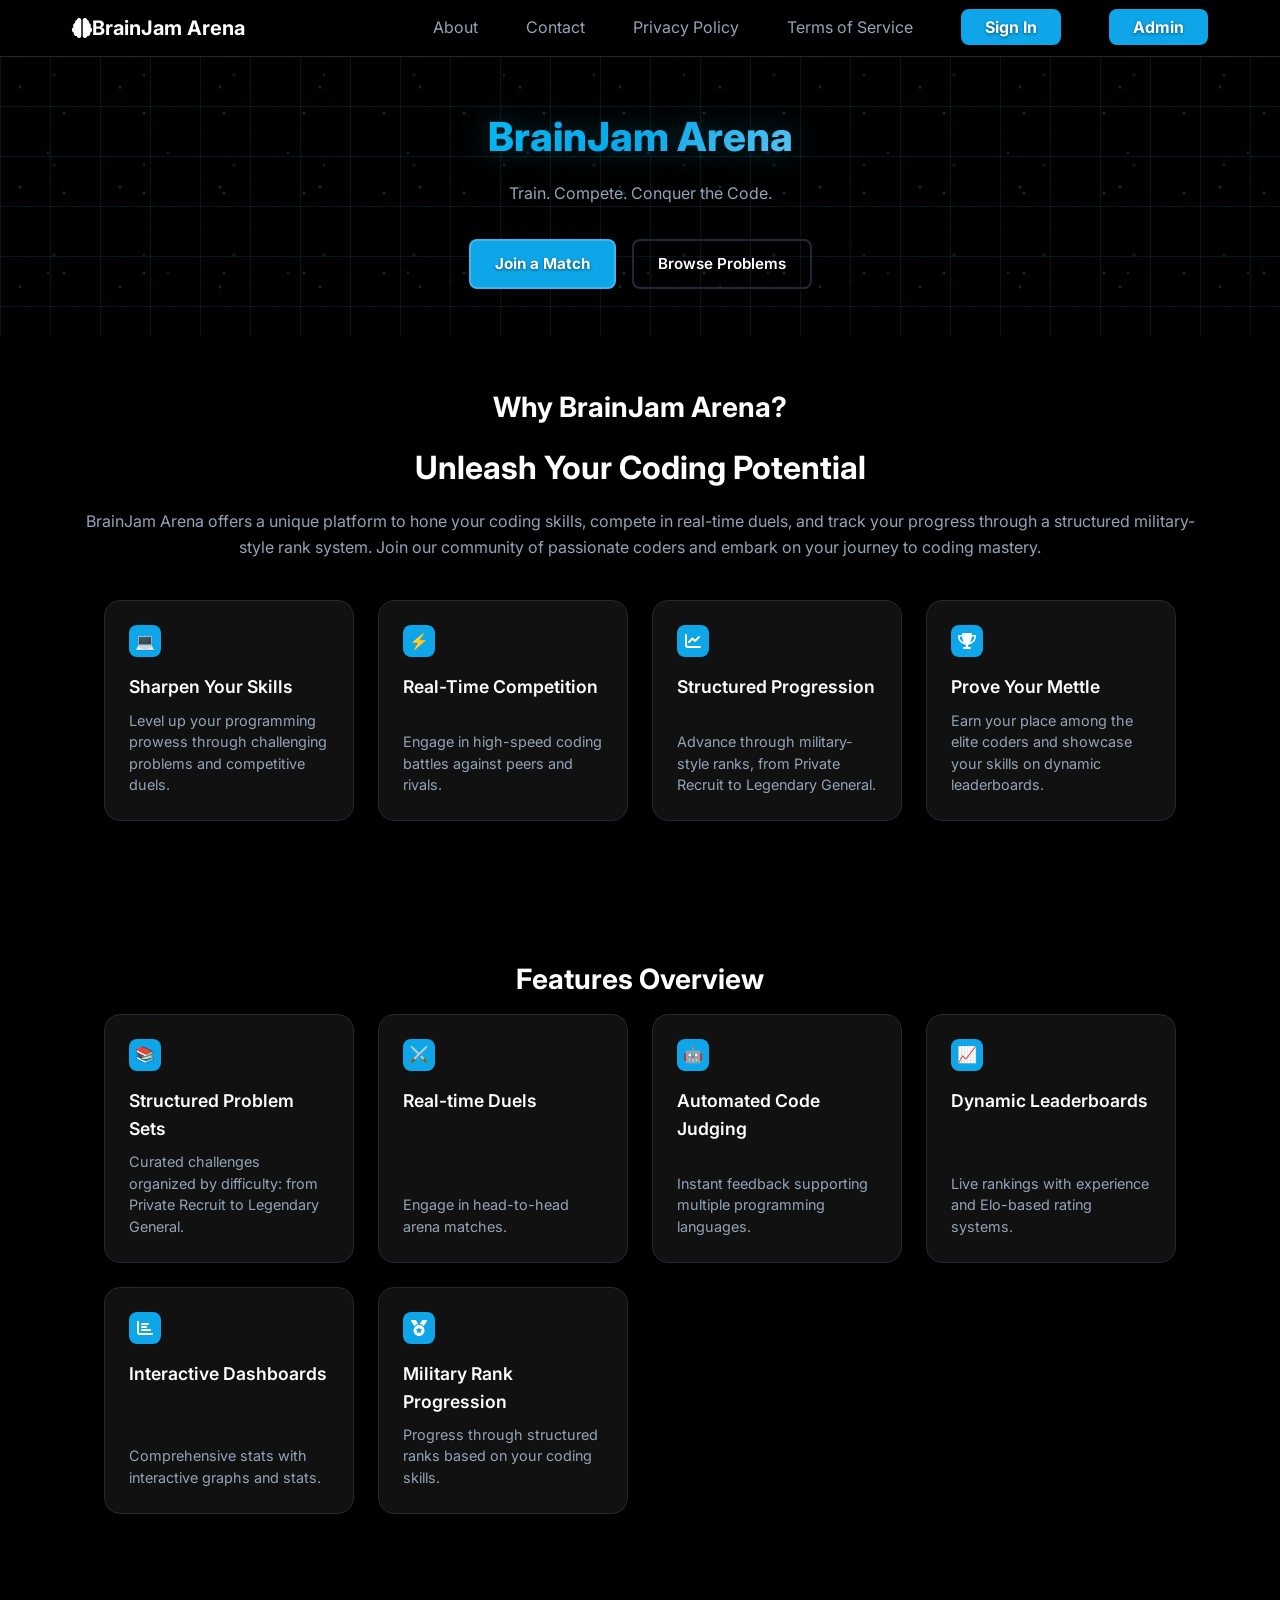
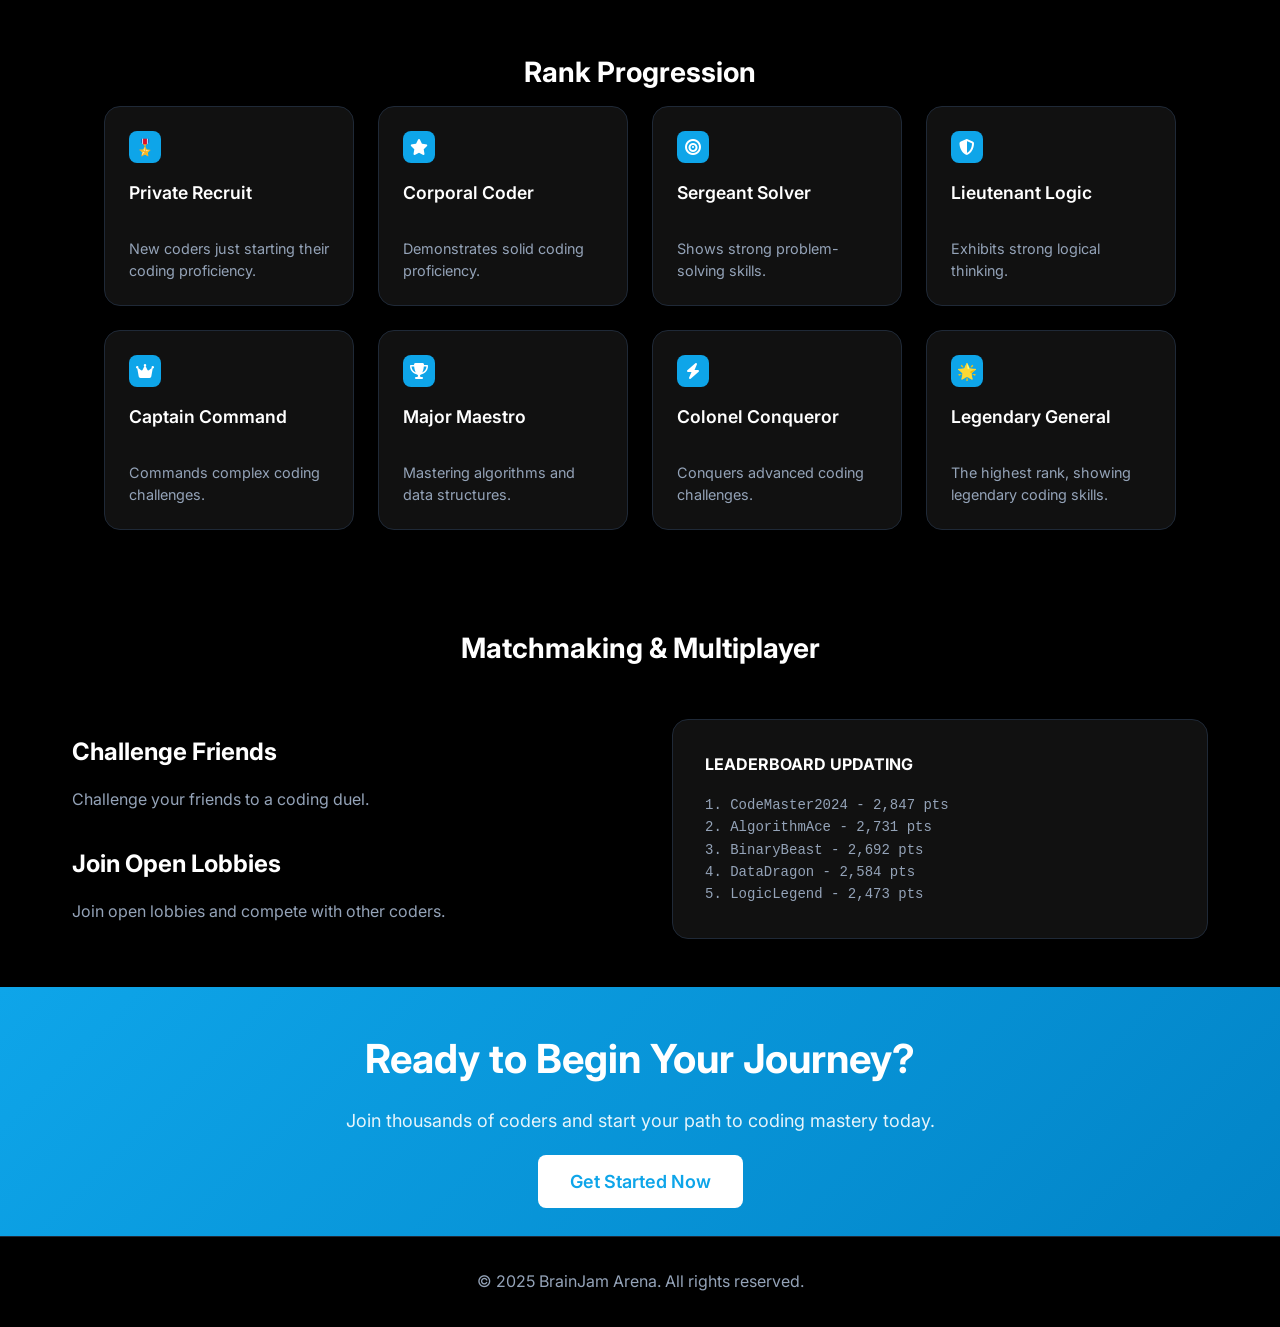
<file: public/index.html>
<!DOCTYPE html>
<html lang="en">
<head>
    <meta charset="UTF-8">
    <meta name="viewport" content="width=device-width, initial-scale=1.0">
    <title>BrainJam Arena - Train. Compete. Conquer the Code.</title>
    <link rel="stylesheet" href="css/home.css">
    <link href="https://fonts.googleapis.com/css2?family=Inter:wght@300;400;500;600;700;800&display=swap" rel="stylesheet">
    <link rel="stylesheet" href="https://cdnjs.cloudflare.com/ajax/libs/font-awesome/6.4.0/css/all.min.css">
</head>
<body>
    <!-- Header Navigation -->
    <header class="header">
        <nav class="nav-container">
            <a href="/" class="logo"><i class="fas fa-brain"></i>BrainJam Arena</a>
            <ul class="nav-links">
                <li><a href="#about">About</a></li>
                <li><a href="#contact">Contact</a></li>
                <li><a href="#privacy">Privacy Policy</a></li>
                <li><a href="#terms">Terms of Service</a></li>
                <li><a href="/login.html" class="sign-up-btn">Sign In</a></li>
                <li><a href="admin/dashboard/dashboard.html" class="sign-up-btn">Admin</a></li>
            </ul>
        </nav>
    </header>

    <!-- Hero Section -->
    <section class="hero">
        <div class="hero-content">
            <h1 class="hero-title">BrainJam Arena</h1>
            <p class="hero-subtitle">Train. Compete. Conquer the Code.</p>
            <div class="hero-buttons">
                <a href="/login.html" class="btn btn-primary">Join a Match</a>
                <a href="#features" class="btn btn-secondary">Browse Problems</a>
            </div>
        </div>
    </section>

    <!-- Why BrainJam Arena Section -->
    <section class="features">
        <div class="container">
            <h2 class="section-title">Why BrainJam Arena?</h2>
            <h3 class="section-title" style="font-size: 2rem; margin-bottom: 1rem;">Unleash Your Coding Potential</h3>
            <p class="section-subtitle">BrainJam Arena offers a unique platform to hone your coding skills, compete in real-time duels, and track your progress through a structured military-style rank system. Join our community of passionate coders and embark on your journey to coding mastery.</p>
            
            <div class="features-grid">
                <div class="feature-card">
                    <div class="feature-icon">💻</div>
                    <h3 class="feature-title">Sharpen Your Skills</h3>
                    <p class="feature-description">Level up your programming prowess through challenging problems and competitive duels.</p>
                </div>
                
                <div class="feature-card">
                    <div class="feature-icon">⚡</div>
                    <h3 class="feature-title">Real-Time Competition</h3>
                    <p class="feature-description">Engage in high-speed coding battles against peers and rivals.</p>
                </div>
                
                <div class="feature-card">
                    <div class="feature-icon"><i class="fas fa-chart-line"></i></div>
                    <h3 class="feature-title">Structured Progression</h3>
                    <p class="feature-description">Advance through military-style ranks, from Private Recruit to Legendary General.</p>
                </div>
                
                <div class="feature-card">
                    <div class="feature-icon"><i class="fas fa-trophy"></i></div>
                    <h3 class="feature-title">Prove Your Mettle</h3>
                    <p class="feature-description">Earn your place among the elite coders and showcase your skills on dynamic leaderboards.</p>
                </div>
            </div>
        </div>
    </section>

    <!-- Features Overview -->
    <section class="features" style="background: var(--bg-dark);">
        <div class="container">
            <h2 class="section-title">Features Overview</h2>
            
            <div class="features-overview-grid">
                <div class="feature-card">
                    <div class="feature-icon">📚</div>
                    <h3 class="feature-title">Structured Problem Sets</h3>
                    <p class="feature-description">Curated challenges organized by difficulty: from Private Recruit to Legendary General.</p>
                </div>
                
                <div class="feature-card">
                    <div class="feature-icon">⚔️</div>
                    <h3 class="feature-title">Real-time Duels</h3>
                    <p class="feature-description">Engage in head-to-head arena matches.</p>
                </div>
                
                <div class="feature-card">
                    <div class="feature-icon">🤖</div>
                    <h3 class="feature-title">Automated Code Judging</h3>
                    <p class="feature-description">Instant feedback supporting multiple programming languages.</p>
                </div>
                
                <div class="feature-card">
                    <div class="feature-icon">📈</div>
                    <h3 class="feature-title">Dynamic Leaderboards</h3>
                    <p class="feature-description">Live rankings with experience and Elo-based rating systems.</p>
                </div>
                
                <div class="feature-card">
                    <div class="feature-icon"><i class="fas fa-chart-bar"></i></div>
                    <h3 class="feature-title">Interactive Dashboards</h3>
                    <p class="feature-description">Comprehensive stats with interactive graphs and stats.</p>
                </div>
                
                <div class="feature-card">
                    <div class="feature-icon"><i class="fas fa-medal"></i></div>
                    <h3 class="feature-title">Military Rank Progression</h3>
                    <p class="feature-description">Progress through structured ranks based on your coding skills.</p>
                </div>
            </div>
        </div>
    </section>

    <!-- Rank Progression -->
    <section class="ranking">
        <div class="container">
            <h2 class="section-title">Rank Progression</h2>
            
            <div class="ranking-grid">
                <div class="rank-card">
                    <div class="rank-icon">🎖️</div>
                    <h3 class="rank-title">Private Recruit</h3>
                    <p class="rank-description">New coders just starting their coding proficiency.</p>
                </div>
                
                <div class="rank-card">
                    <div class="rank-icon"><i class="fas fa-star"></i></div>
                    <h3 class="rank-title">Corporal Coder</h3>
                    <p class="rank-description">Demonstrates solid coding proficiency.</p>
                </div>
                
                <div class="rank-card">
                    <div class="rank-icon"><i class="fas fa-bullseye"></i></div>
                    <h3 class="rank-title">Sergeant Solver</h3>
                    <p class="rank-description">Shows strong problem-solving skills.</p>
                </div>
                
                <div class="rank-card">
                    <div class="rank-icon"><i class="fas fa-shield-alt"></i></div>
                    <h3 class="rank-title">Lieutenant Logic</h3>
                    <p class="rank-description">Exhibits strong logical thinking.</p>
                </div>
                
                <div class="rank-card">
                    <div class="rank-icon"><i class="fas fa-crown"></i></div>
                    <h3 class="rank-title">Captain Command</h3>
                    <p class="rank-description">Commands complex coding challenges.</p>
                </div>
                
                <div class="rank-card">
                    <div class="rank-icon"><i class="fas fa-trophy"></i></div>
                    <h3 class="rank-title">Major Maestro</h3>
                    <p class="rank-description">Mastering algorithms and data structures.</p>
                </div>
                
                <div class="rank-card">
                    <div class="rank-icon"><i class="fas fa-bolt"></i></div>
                    <h3 class="rank-title">Colonel Conqueror</h3>
                    <p class="rank-description">Conquers advanced coding challenges.</p>
                </div>
                
                <div class="rank-card">
                    <div class="rank-icon">🌟</div>
                    <h3 class="rank-title">Legendary General</h3>
                    <p class="rank-description">The highest rank, showing legendary coding skills.</p>
                </div>
            </div>
        </div>
    </section>

    <!-- Matchmaking & Multiplayer -->
    <section class="features" style="background: var(--bg-darker);">
        <div class="container">
            <h2 class="section-title">Matchmaking & Multiplayer</h2>
            
            <div style="display: grid; grid-template-columns: 1fr 1fr; gap: 4rem; align-items: center; margin-top: 3rem;">
                <div>
                    <h3 style="font-size: 1.5rem; margin-bottom: 1rem;">Challenge Friends</h3>
                    <p style="color: var(--text-gray); margin-bottom: 2rem;">Challenge your friends to a coding duel.</p>
                    
                    <h3 style="font-size: 1.5rem; margin-bottom: 1rem;">Join Open Lobbies</h3>
                    <p style="color: var(--text-gray);">Join open lobbies and compete with other coders.</p>
                </div>
                
                <div style="background: var(--card-bg); padding: 2rem; border-radius: 1rem; border: 1px solid var(--border-gray);">
                    <h4 style="margin-bottom: 1rem;">LEADERBOARD UPDATING</h4>
                    <div style="font-family: monospace; font-size: 0.875rem; color: var(--text-gray);">
                        <div>1. CodeMaster2024 - 2,847 pts</div>
                        <div>2. AlgorithmAce - 2,731 pts</div>
                        <div>3. BinaryBeast - 2,692 pts</div>
                        <div>4. DataDragon - 2,584 pts</div>
                        <div>5. LogicLegend - 2,473 pts</div>
                    </div>
                </div>
            </div>
        </div>
    </section>

    <!-- Call to Action -->
    <section class="cta">
        <div class="container">
            <h2 class="cta-title">Ready to Begin Your Journey?</h2>
            <p class="cta-description">Join thousands of coders and start your path to coding mastery today.</p>
            <a href="/register" class="btn" style="background: white; color: var(--primary-color); padding: 1rem 2rem; font-size: 1.125rem;">Get Started Now</a>
        </div>
    </section>

    <!-- Footer -->
    <footer class="footer">
        <div class="container">
            <div class="footer-content">
                <p>&copy; 2025 BrainJam Arena. All rights reserved.</p>
            </div>
        </div>
    </footer>

    <script src="js/home.js"></script>
</body>
</html>
</file>
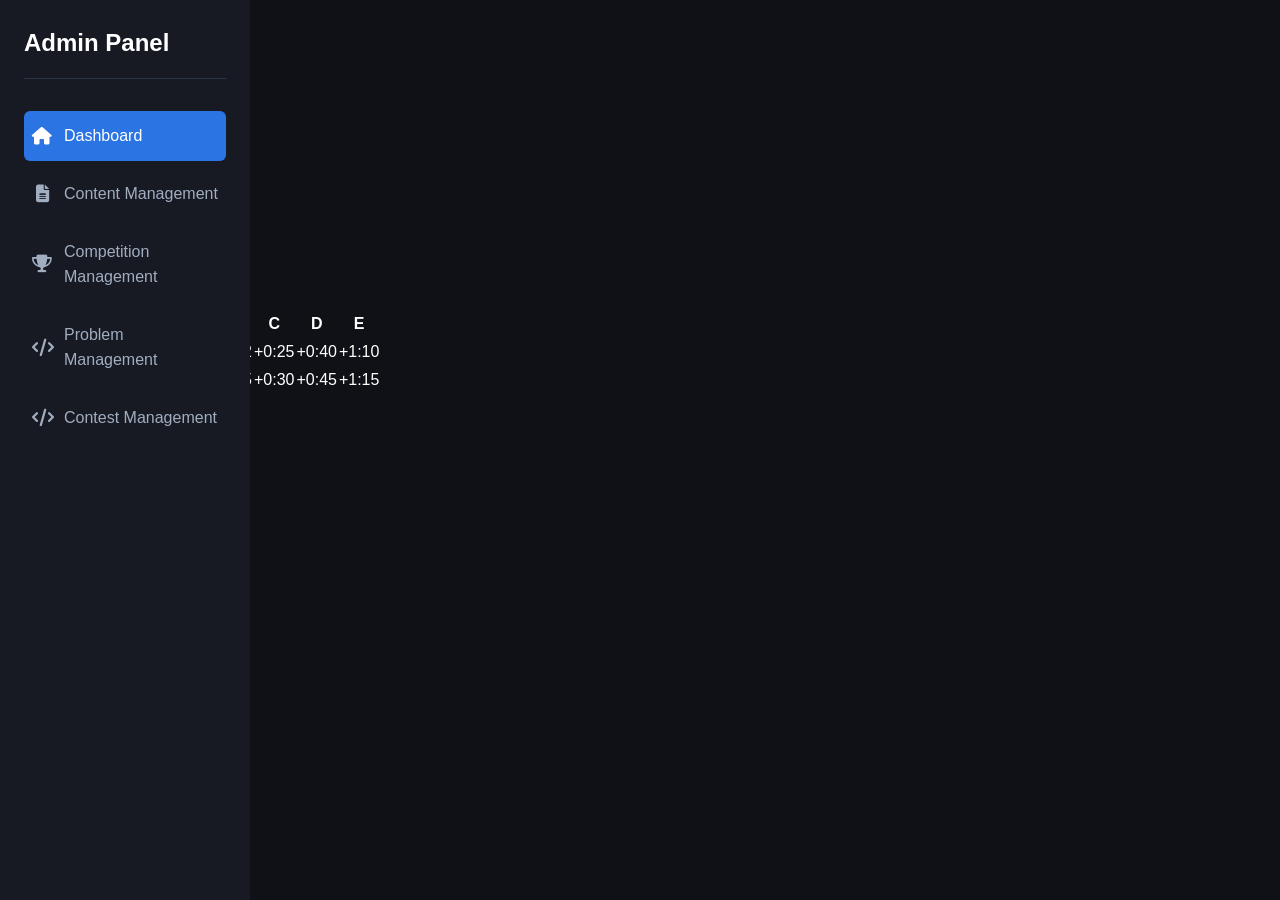
<file: public/admin-contest-details.html>
<!DOCTYPE html>
<html lang="en">
  <head>
    <meta charset="UTF-8" />
    <meta name="viewport" content="width=device-width, initial-scale=1.0" />
    <title>Admin Dashboard - BrainJam</title>
    <link
      rel="stylesheet"
      href="https://cdnjs.cloudflare.com/ajax/libs/font-awesome/6.4.0/css/all.min.css"
    />
    <link rel="stylesheet" href="css/admin.css" />
    <link rel="stylesheet" href="css/admin-buttons.css" />
    <link rel="stylesheet" href="css/animations.css" />
    <link rel="stylesheet" href="css/admin-contest-management.css" />
  </head>
  <body>
    <div class="admin-container">
      <!-- Sidebar Navigation -->
      <div class="sidebar">
        <h2>Admin Panel</h2>

        <nav class="nav-menu">
          <a href="admin-dashboard.html" class="nav-item active">
            <i class="fas fa-home"></i>
            <span>Dashboard</span>
          </a>
          <a href="content-management.html" class="nav-item">
            <i class="fas fa-file-alt"></i>
            <span>Content Management</span>
          </a>
          <a href="#" class="nav-item">
            <i class="fas fa-trophy"></i>
            <span>Competition Management</span>
          </a>
          <a href="problem-management.html" class="nav-item">
            <i class="fas fa-code"></i>
            <span>Problem Management</span>
          </a>
          <a href="problem-management.html" class="nav-item">
            <i class="fas fa-code"></i>
            <span>Contest Management</span>
          </a>
        </nav>
      </div>

      <!-- Main Content -->
      <div class="flex min-h-screen w-full flex-col">
        <main class="flex flex-1 flex-col gap-8 p-4 md:flex-row md:p-8 lg:p-12">
          <!-- Sidebar -->
          <aside class="flex w-full flex-col gap-6 md:w-80 lg:w-96">
            <div class="card">
              <div class="p-6">
                <h1 class="text-3xl font-bold text-slate-900 dark:text-white">
                  Contest Overview
                </h1>
              </div>
              <div class="border-t p-6">
                <h3
                  class="text-lg font-bold text-slate-900 dark:text-white mb-4"
                >
                  Contest Details
                </h3>
                <div class="space-y-4 text-sm">
                  <div class="flex justify-between">
                    <p class="text-slate-500 dark:text-slate-400">
                      Contest Name
                    </p>
                    <p class="font-medium text-slate-900 dark:text-white">
                      brain_jam Round #750 (Div. 1)
                    </p>
                  </div>
                  <div class="flex justify-between">
                    <p class="text-slate-500 dark:text-slate-400">Start Time</p>
                    <p class="font-medium text-slate-900 dark:text-white">
                      2024-03-15 12:00 UTC
                    </p>
                  </div>
                  <div class="flex justify-between">
                    <p class="text-slate-500 dark:text-slate-400">Duration</p>
                    <p class="font-medium text-slate-900 dark:text-white">
                      2 hours
                    </p>
                  </div>
                </div>
              </div>
              <div class="border-t p-6">
                <h3
                  class="text-lg font-bold text-slate-900 dark:text-white mb-4"
                >
                  Actions
                </h3>
                <div class="flex flex-col gap-3">
                  <button class="btn btn-primary">Edit Contest</button>
                  <button class="btn btn-red">End Contest</button>
                </div>
              </div>
            </div>
          </aside>

          <!-- Main Content -->
          <div class="flex-1">
            <div class="card">
              <div class="border-b px-4">
                <nav>
                  <a href="#" class="tab tab-active">Rankings</a>
                  <a href="#" class="tab">Submissions</a>
                  <a href="#" class="tab">Problems</a>
                </nav>
              </div>
              <div class="overflow-x-auto">
                <table>
                  <thead>
                    <tr>
                      <th>#</th>
                      <th>Participant</th>
                      <th class="text-center">Solved</th>
                      <th class="text-center">A</th>
                      <th class="text-center">B</th>
                      <th class="text-center">C</th>
                      <th class="text-center">D</th>
                      <th class="text-center">E</th>
                    </tr>
                  </thead>
                  <tbody>
                    <tr>
                      <td class="font-medium text-slate-900 dark:text-white">
                        1
                      </td>
                      <td class="font-medium text-slate-900 dark:text-white">
                        Liam Carter
                      </td>
                      <td
                        class="text-center text-slate-500 dark:text-slate-400"
                      >
                        5
                      </td>
                      <td class="text-center text-green-600">+0:05</td>
                      <td class="text-center text-green-600">+0:12</td>
                      <td class="text-center text-green-600">+0:25</td>
                      <td class="text-center text-green-600">+0:40</td>
                      <td class="text-center text-green-600">+1:10</td>
                    </tr>
                    <tr>
                      <td class="font-medium text-slate-900 dark:text-white">
                        2
                      </td>
                      <td class="font-medium text-slate-900 dark:text-white">
                        Olivia Bennett
                      </td>
                      <td
                        class="text-center text-slate-500 dark:text-slate-400"
                      >
                        5
                      </td>
                      <td class="text-center text-green-600">+0:08</td>
                      <td class="text-center text-green-600">+0:15</td>
                      <td class="text-center text-green-600">+0:30</td>
                      <td class="text-center text-green-600">+0:45</td>
                      <td class="text-center text-green-600">+1:15</td>
                    </tr>
                  </tbody>
                </table>
              </div>
            </div>
          </div>
        </main>
      </div>
    </div>

    <!-- <script src="js/admin.js"></script>
    <script src="js/admin-auth.js"></script> -->
  </body>
</html>
</file>
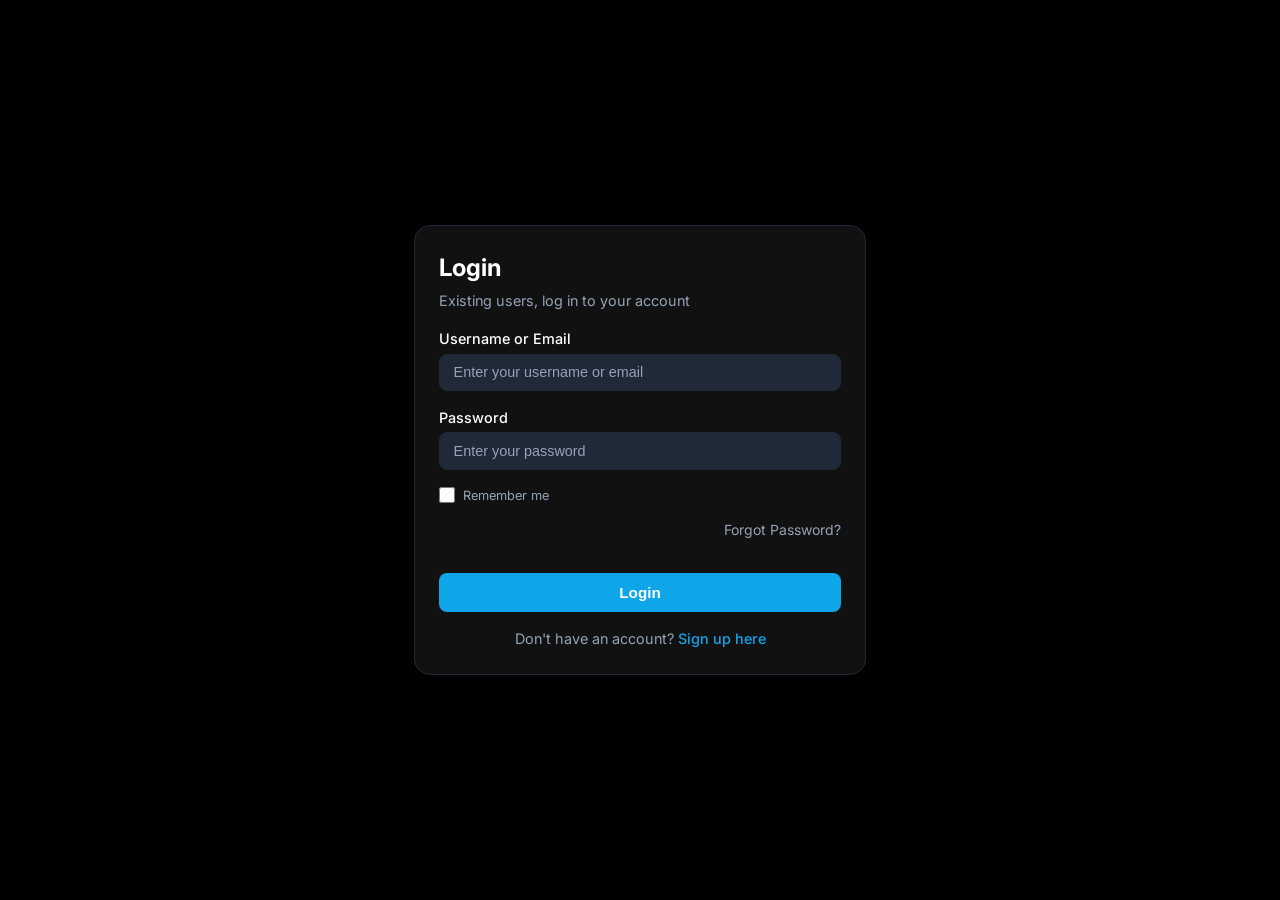
<file: public/admin-create-contest.html>
<!DOCTYPE html>
<html lang="en">
  <head>
    <meta charset="UTF-8" />
    <meta name="viewport" content="width=device-width, initial-scale=1.0" />
    <title>Create Contest - BrainJam Admin</title>
    <link
      rel="stylesheet"
      href="https://cdnjs.cloudflare.com/ajax/libs/font-awesome/6.4.0/css/all.min.css"
    />
    <link rel="stylesheet" href="css/admin.css" />
    <link rel="stylesheet" href="css/admin-buttons.css" />
    <link rel="stylesheet" href="css/animations.css" />
    <link rel="stylesheet" href="css/admin-create-contest.css" />
  </head>
  <body>
    <div class="admin-container">
      <!-- Sidebar Navigation -->
      <div class="sidebar">
        <h2>Admin Panel</h2>

        <nav class="nav-menu">
          <a href="admin-dashboard.html" class="nav-item">
            <i class="fas fa-home"></i>
            <span>Dashboard</span>
          </a>
          <a href="content-management.html" class="nav-item">
            <i class="fas fa-file-alt"></i>
            <span>Content Management</span>
          </a>
          <a href="admin-contest-managment.html" class="nav-item active">
            <i class="fas fa-trophy"></i>
            <span>Competition Management</span>
          </a>
          <a href="problem-management.html" class="nav-item">
            <i class="fas fa-code"></i>
            <span>Problem Management</span>
          </a>
        </nav>
      </div>

      <!-- Main Content -->
      <div class="main-content">
        <header class="admin-header">
          <h1><i class="fas fa-plus"></i> Create Contest</h1>
          <div class="header-actions">
            <button id="logout-btn" class="btn btn-danger">
              <i class="fas fa-sign-out-alt"></i> Logout
            </button>
          </div>
        </header>

        <div class="content">
          <p class="page-description">
            Fill in the details below to set up your new programming contest.
          </p>

          <form id="createContestForm" class="contest-form">
            <!-- Contest Details -->
            <div class="form-section">
              <h3 class="section-title">Contest Details</h3>
              <div class="form-grid">
                <div class="form-group full-width">
                  <label for="contest-name">Contest Name</label>
                  <input
                    type="text"
                    id="contest-name"
                    name="contestName"
                    placeholder="e.g., Brain Jam Weekly #101"
                    required
                  />
                </div>
                <div class="form-group full-width">
                  <label for="contest-description">Description</label>
                  <textarea
                    id="contest-description"
                    name="contestDescription"
                    placeholder="Brief description of the contest..."
                    rows="3"
                  ></textarea>
                </div>
                <div class="form-group">
                  <label for="start-time">Start Time</label>
                  <input
                    type="datetime-local"
                    id="start-time"
                    name="startTime"
                    required
                  />
                </div>
                <div class="form-group">
                  <label for="duration">Duration (in hours)</label>
                  <input
                    type="number"
                    id="duration"
                    name="duration"
                    placeholder="e.g., 2"
                    min="1"
                    max="24"
                    required
                  />
                </div>
              </div>
            </div>

            <!-- Problems Section -->
            <div class="form-section">
              <div class="section-header">
                <h3 class="section-title">Problems</h3>
                <button type="button" class="btn btn-primary btn-add-problem">
                  <i class="fas fa-plus"></i> Add Problem
                </button>
              </div>
              
              <div class="problems-table-container">
                <table class="problems-table">
                  <thead>
                    <tr>
                      <th>PROBLEM</th>
                      <th>DIFFICULTY</th>
                      <th>POINTS</th>
                      <th class="text-right">ACTIONS</th>
                    </tr>
                  </thead>
                  <tbody id="problemsTableBody">
                    <tr class="empty-row">
                      <td colspan="4" class="text-center">Nothing Selected yet</td>
                    </tr>
                  </tbody>
                </table>
              </div>
            </div>

            <!-- Footer Buttons -->
            <div class="form-actions">
              <button type="button" class="btn btn-secondary" onclick="window.location.href='admin-contest-managment.html'">
                Cancel
              </button>
              <button type="submit" class="btn btn-primary">
                <i class="fas fa-plus"></i> Create Contest
              </button>
            </div>
          </form>
        </div>
      </div>
    </div>

    <!-- Problem Selection Modal Template (will be created dynamically) -->
    
    <script src="js/admin-common.js"></script>
    <script src="js/admin.js"></script>
    <script src="js/admin-auth.js"></script>
    <script src="js/admin-create-contest.js"></script>
  </body>
</html>
</file>
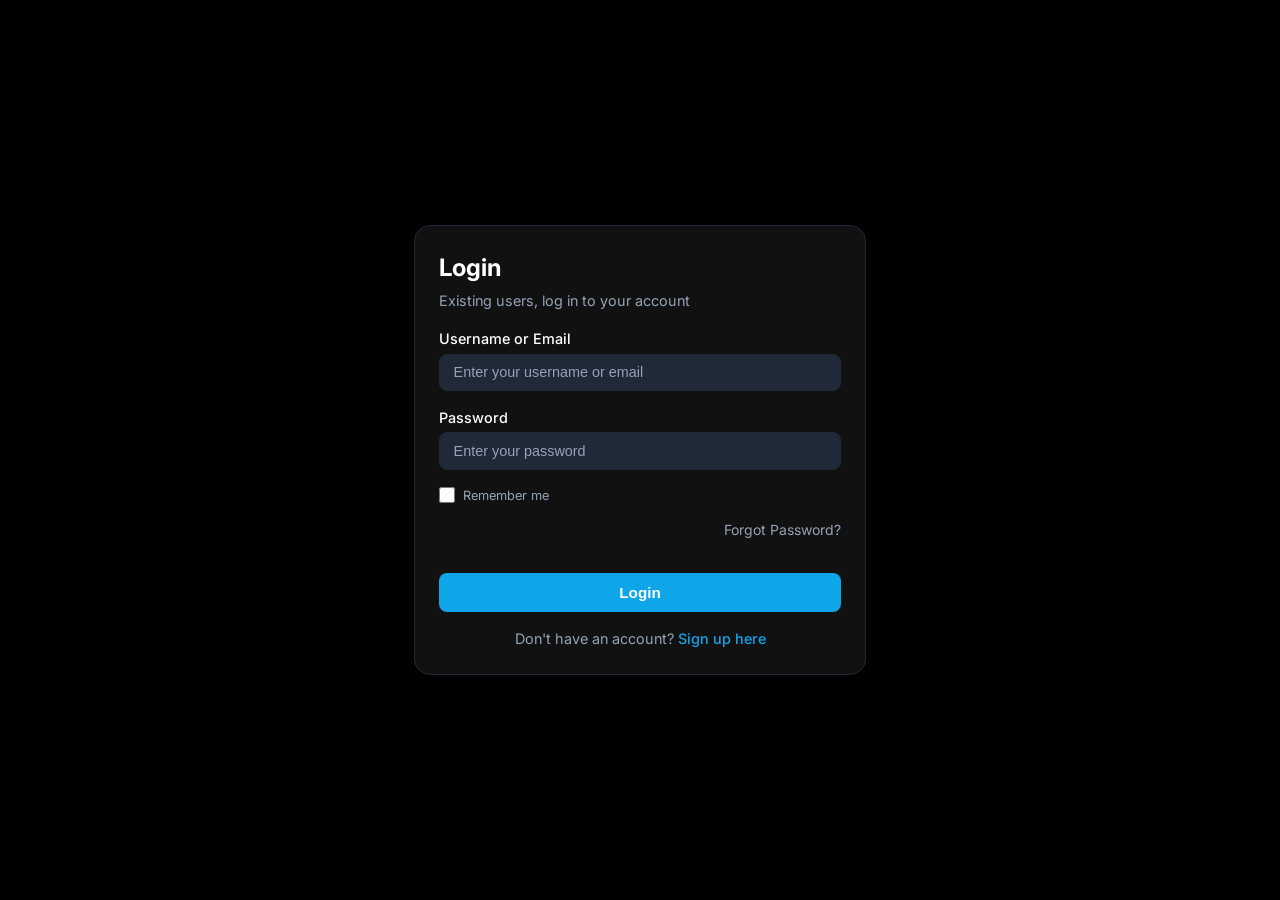
<file: public/admin-dashboard.html>
<!DOCTYPE html>
<html lang="en">
<head>
    <meta charset="UTF-8">
    <meta name="viewport" content="width=device-width, initial-scale=1.0">
    <title>Admin Dashboard - BrainJam</title>
    <link rel="stylesheet" href="https://cdnjs.cloudflare.com/ajax/libs/font-awesome/6.4.0/css/all.min.css">
    <link rel="stylesheet" href="css/admin.css">
    <link rel="stylesheet" href="css/admin-buttons.css">
    <link rel="stylesheet" href="css/animations.css">
</head>
<body>
    <div class="admin-container">
        <!-- Sidebar Navigation -->
        <div class="sidebar">
            <h2>Admin Panel</h2>
            
            <nav class="nav-menu">
                <a href="admin-dashboard.html" class="nav-item active">
                    <i class="fas fa-home"></i>
                    <span>Dashboard</span>
                </a>
                <a href="content-management.html" class="nav-item">
                    <i class="fas fa-file-alt"></i>
                    <span>Content Management</span>
                </a>
                <a href="admin-contest-managment.html" class="nav-item">
                    <i class="fas fa-trophy"></i>
                    <span>Competition Management</span>
                </a>
                <a href="problem-management.html" class="nav-item">
                    <i class="fas fa-code"></i>
                    <span>Problem Management</span>
                </a>
            </nav>
        </div>

        <!-- Main Content -->
        <div class="main-content">
            <header class="admin-header">
                <h1><i class="fas fa-home"></i> Dashboard</h1>
                <div class="header-actions">
                    <button id="logout-btn" class="btn btn-danger">
                        <i class="fas fa-sign-out-alt"></i> Logout
                    </button>
                </div>
            </header>

            <!-- Stats Cards -->
            <div class="stats-container">
                <div class="stats-card">
                    <h3>Total Users</h3>
                    <div class="stats-value" id="total-users">1,234</div>
                </div>
                
                <div class="stats-card">
                    <h3>Active Competitions</h3>
                    <div class="stats-value" id="active-competitions">5</div>
                </div>
                
                <div class="stats-card">
                    <h3>Total Problems</h3>
                    <div class="stats-value" id="total-problems">567</div>
                </div>
            </div>

            <!-- Quick Actions -->
            <section class="section">
                <h2>Quick Actions</h2>
                <div class="actions-container">
                    <button class="action-btn primary-btn">Create Competition</button>
                    <button class="action-btn secondary-btn">Add Problem</button>
                </div>
            </section>

            <!-- Recent Activity Table -->
            <section class="section">
                <h2>Recent Activity</h2>
                <div class="table-container">
                    <table class="data-table">
                        <thead>
                            <tr>
                                <th>User</th>
                                <th>Action</th>
                                <th>Timestamp</th>
                            </tr>
                        </thead>
                        <tbody id="activity-table-body">
                            <tr>
                                <td>Ethan Carter</td>
                                <td>User registered</td>
                                <td>2023-09-20 10:00</td>
                            </tr>
                            <tr>
                                <td>Olivia Bennett</td>
                                <td>Submitted solution</td>
                                <td>2023-09-20 10:15</td>
                            </tr>
                            <tr>
                                <td>Liam Harper</td>
                                <td>Created competition</td>
                                <td>2023-09-20 10:30</td>
                            </tr>
                            <tr>
                                <td>Ava Foster</td>
                                <td>Added problem</td>
                                <td>2023-09-20 10:45</td>
                            </tr>
                            <tr>
                                <td>Noah Clark</td>
                                <td>Updated content</td>
                                <td>2023-09-20 11:00</td>
                            </tr>
                        </tbody>
                    </table>
                </div>
            </section>
        </div>
    </div>

    <script src="js/admin-common.js"></script>
    <script src="js/admin.js"></script>
    <script src="js/admin-auth.js"></script>
</body>
</html>
</file>
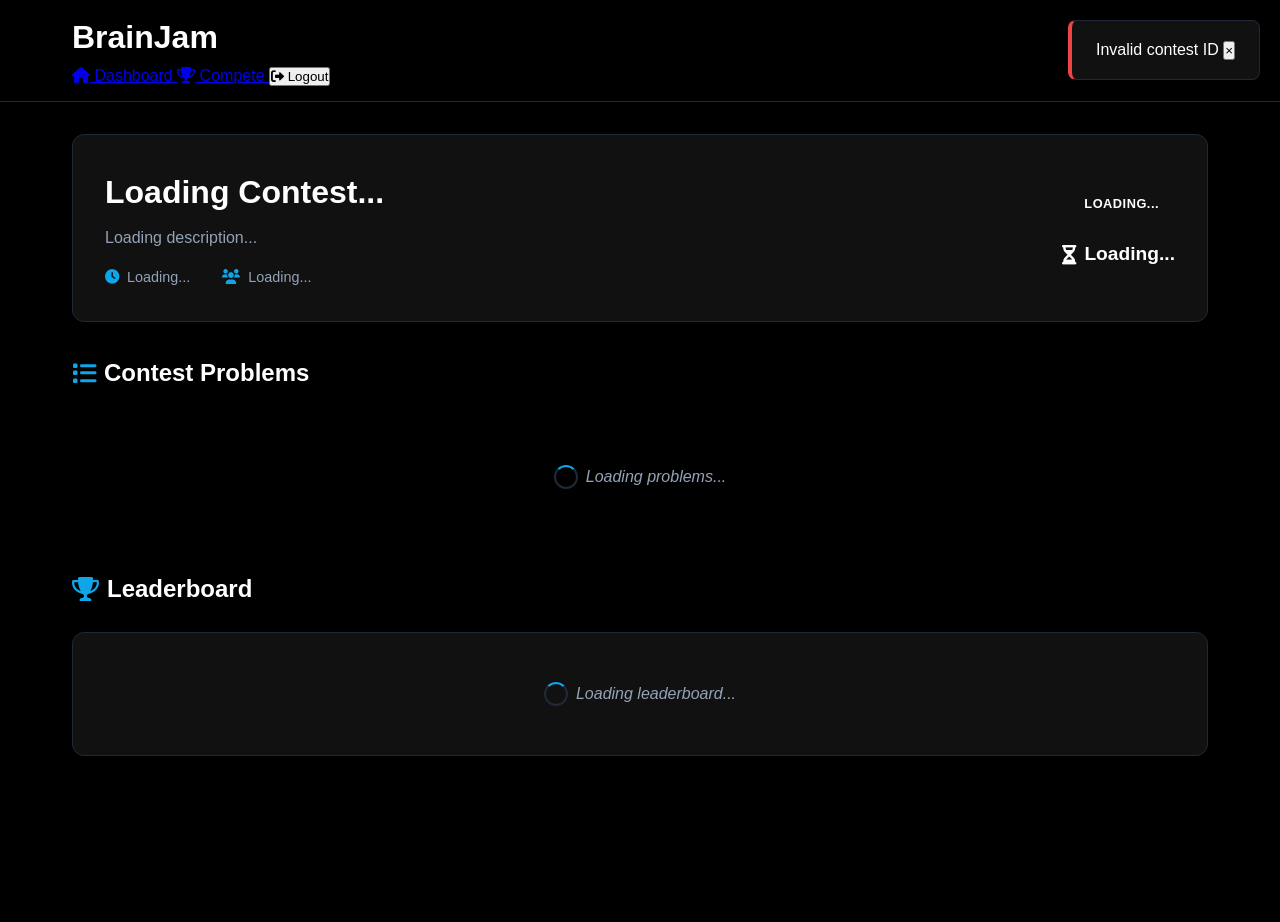
<file: public/contest.html>
<!DOCTYPE html>
<html lang="en">
<head>
    <meta charset="UTF-8">
    <meta name="viewport" content="width=device-width, initial-scale=1.0">
    <title>Contest - BrainJam</title>
    <link rel="stylesheet" href="./css/home.css">
    <link rel="stylesheet" href="./css/contest.css">
    <link rel="stylesheet" href="https://cdnjs.cloudflare.com/ajax/libs/font-awesome/6.0.0/css/all.min.css">
</head>
<body>
    <!-- Header -->
    <header class="header">
        <div class="container">
            <div class="nav-brand">
                <h1>BrainJam</h1>
            </div>
            <nav class="nav-menu">
                <a href="dashboard.html" class="nav-link">
                    <i class="fas fa-home"></i> Dashboard
                </a>
                <a href="compete.html" class="nav-link">
                    <i class="fas fa-trophy"></i> Compete
                </a>
                <button id="logout-btn" class="logout-btn">
                    <i class="fas fa-sign-out-alt"></i> Logout
                </button>
            </nav>
        </div>
    </header>

    <!-- Main Content -->
    <main class="main-content">
        <div class="container">
            <!-- Contest Header -->
            <div class="contest-header">
                <div class="contest-info">
                    <h1 id="contest-title">Loading Contest...</h1>
                    <p id="contest-description">Loading description...</p>
                    <div class="contest-meta">
                        <span id="contest-time"><i class="fas fa-clock"></i> Loading...</span>
                        <span id="contest-participants"><i class="fas fa-users"></i> Loading...</span>
                    </div>
                </div>
                <div class="contest-status">
                    <span id="contest-status-badge" class="status-badge">Loading...</span>
                    <div id="time-remaining" class="time-remaining">
                        <i class="fas fa-hourglass-half"></i>
                        <span>Loading...</span>
                    </div>
                </div>
            </div>

            <!-- Problems Section -->
            <div class="problems-section">
                <h2>
                    <i class="fas fa-list"></i>
                    Contest Problems
                </h2>
                <div id="problems-container" class="problems-container">
                    <div class="loading">Loading problems...</div>
                </div>
            </div>

            <!-- Leaderboard Section -->
            <div class="leaderboard-section">
                <h2>
                    <i class="fas fa-trophy"></i>
                    Leaderboard
                </h2>
                <div id="leaderboard-container" class="leaderboard-container">
                    <div class="loading">Loading leaderboard...</div>
                </div>
            </div>
        </div>
    </main>

    <!-- Problem Solving Modal -->
    <div id="problem-modal" class="modal">
        <div class="modal-content problem-modal-content">
            <div class="modal-header">
                <h2 id="problem-modal-title">Problem Title</h2>
                <span class="close" onclick="closeProblemModal()">&times;</span>
            </div>
            <div class="modal-body">
                <div class="problem-layout">
                    <div class="problem-description">
                        <div id="problem-description-content">
                            <div class="loading">Loading problem...</div>
                        </div>
                    </div>
                    <div class="code-editor-section">
                        <div class="editor-header">
                            <select id="language-select" class="language-select">
                                <option value="javascript">JavaScript</option>
                                <option value="python">Python</option>
                                <option value="java">Java</option>
                                <option value="cpp">C++</option>
                            </select>
                            <div class="editor-actions">
                                <button id="run-code-btn" class="btn btn-secondary">
                                    <i class="fas fa-play"></i> Run
                                </button>
                                <button id="submit-code-btn" class="btn btn-primary">
                                    <i class="fas fa-paper-plane"></i> Submit
                                </button>
                            </div>
                        </div>
                        <div class="code-editor-container">
                            <div class="code-editor-header">
                                <div class="dots">
                                    <div class="dot red"></div>
                                    <div class="dot yellow"></div>
                                    <div class="dot green"></div>
                                </div>
                                <span class="file-name" id="code-file-name">solution.cpp</span>
                            </div>
                            <div class="code-editor-line-numbers" id="line-numbers"></div>
                            <textarea id="code-editor" class="code-textarea" placeholder="// Write your solution here...
#include <iostream>
using namespace std;

int main() {
    // Your code here
    return 0;
}"></textarea>
                        </div>
                        <div id="output-section" class="output-section">
                            <h4><i class="fas fa-terminal"></i> Output:</h4>
                            <div id="code-output" class="code-output"></div>
                        </div>
                    </div>
                </div>
            </div>
        </div>
    </div>

    <!-- Notification Container -->
    <div id="notification-container" class="notification-container"></div>

    <script src="./js/contest.js"></script>
</body>
</html>
</file>
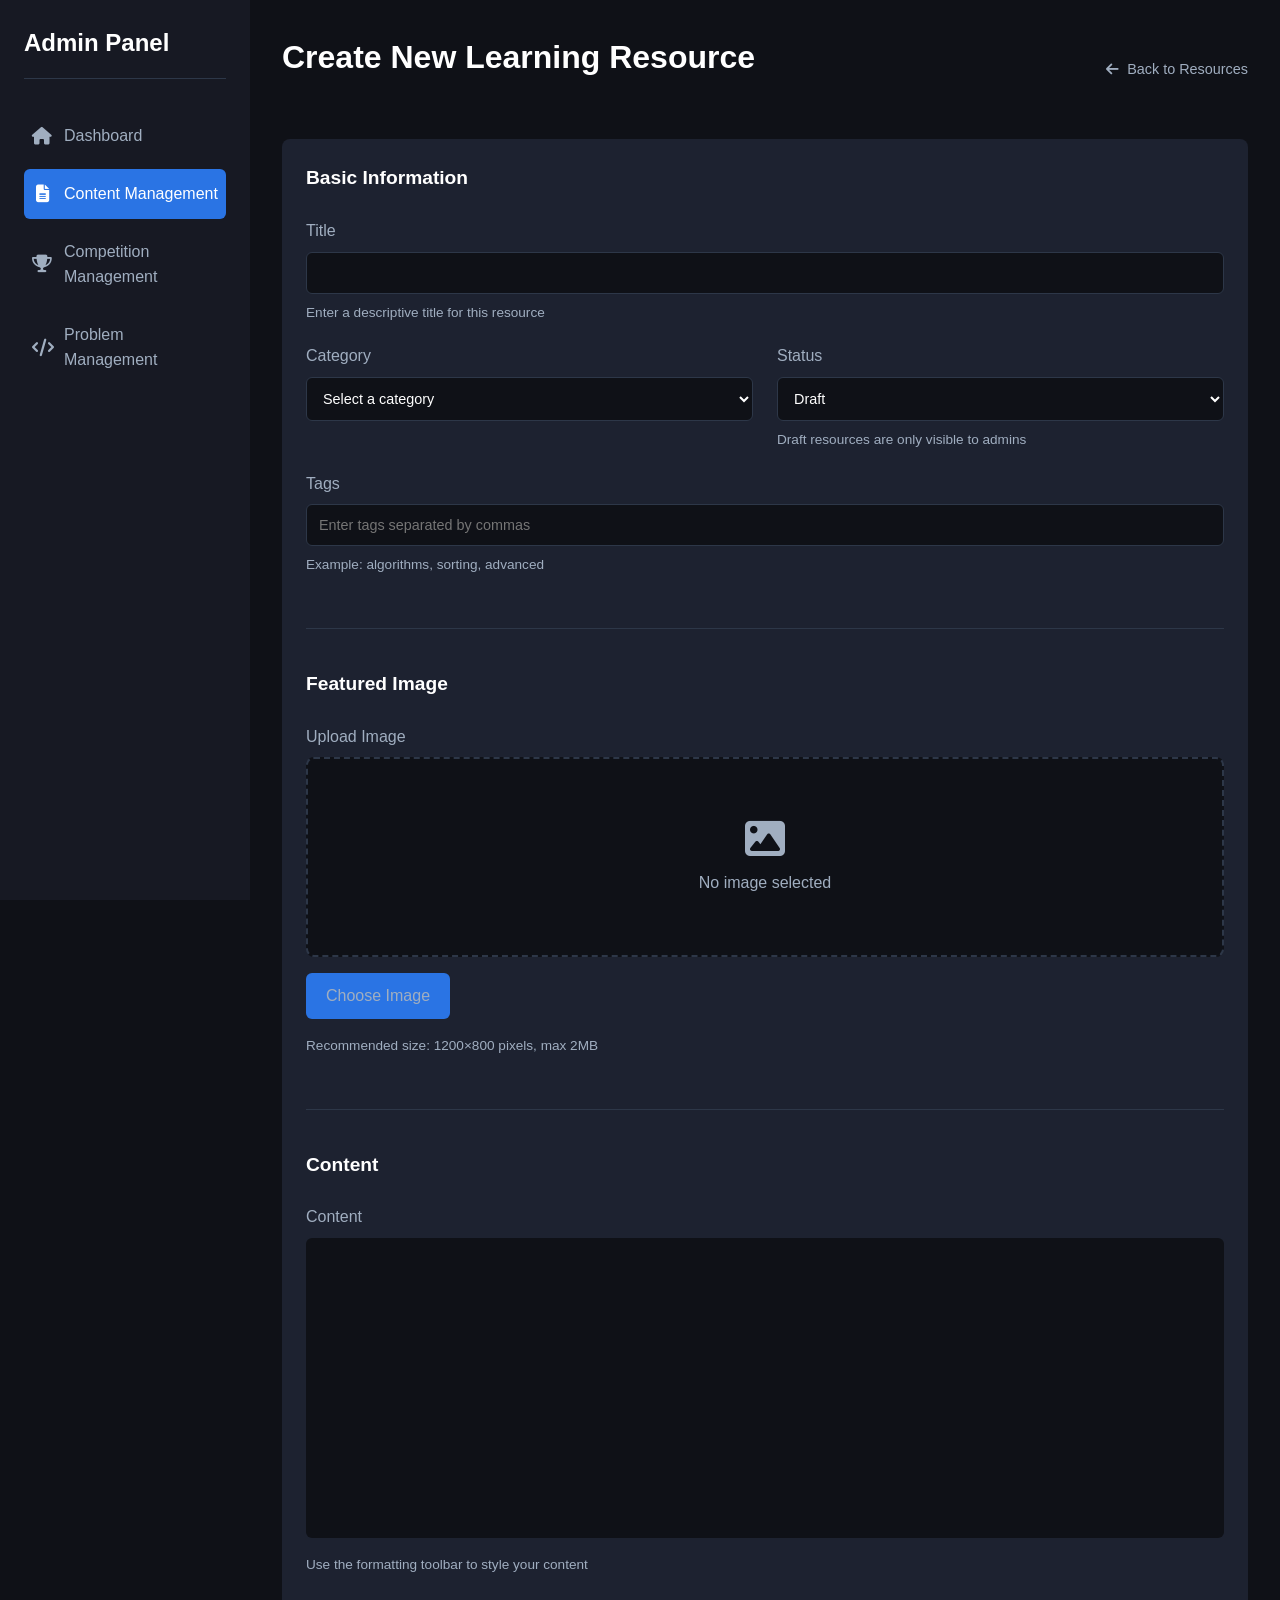
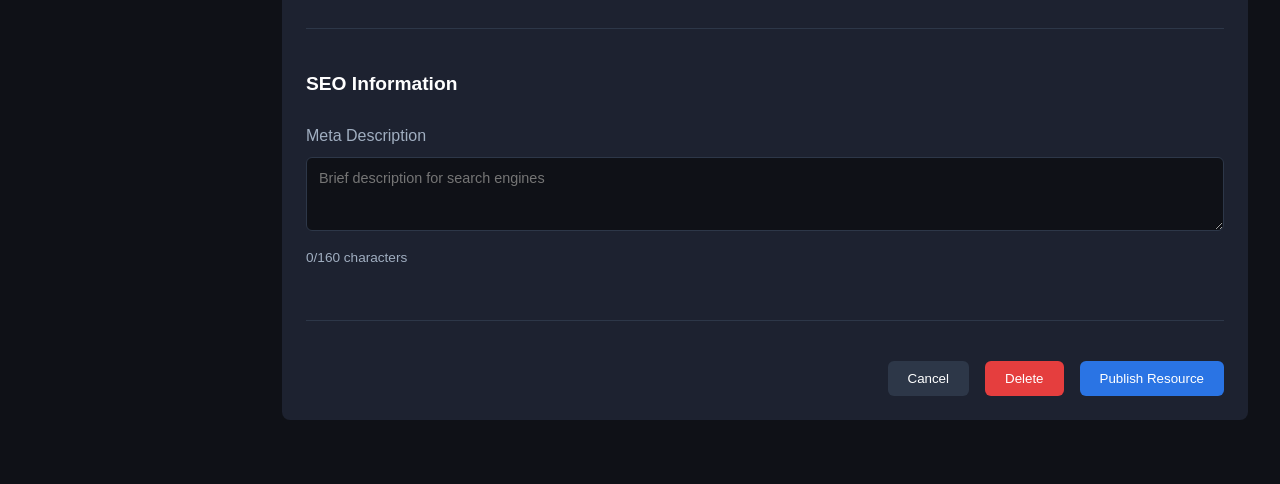
<file: public/create-resource.html>
<!DOCTYPE html>
<html lang="en">
<head>
    <meta charset="UTF-8">
    <meta name="viewport" content="width=device-width, initial-scale=1.0">
    <title>Create Learning Resource - BrainJam Admin</title>
    <link rel="stylesheet" href="https://cdnjs.cloudflare.com/ajax/libs/font-awesome/6.4.0/css/all.min.css">
    <link rel="stylesheet" href="css/admin.css">
    <link rel="stylesheet" href="css/content-management.css">
    <link rel="stylesheet" href="css/create-resource.css">
    <link rel="stylesheet" href="css/messages.css">
    <!-- Include a rich text editor -->
    <link href="https://cdn.quilljs.com/1.3.6/quill.snow.css" rel="stylesheet">
</head>
<body>
    <div class="admin-container">
        <!-- Sidebar Navigation -->
        <div class="sidebar">
            <h2>Admin Panel</h2>
            
            <nav class="nav-menu">
                <a href="admin-dashboard.html" class="nav-item">
                    <i class="fas fa-home"></i>
                    <span>Dashboard</span>
                </a>
                <a href="content-management.html" class="nav-item active">
                    <i class="fas fa-file-alt"></i>
                    <span>Content Management</span>
                </a>
                <a href="#" class="nav-item">
                    <i class="fas fa-trophy"></i>
                    <span>Competition Management</span>
                </a>
                <a href="#" class="nav-item">
                    <i class="fas fa-code"></i>
                    <span>Problem Management</span>
                </a>
            </nav>
        </div>

        <!-- Main Content -->
        <div class="main-content">
            <div class="page-header">
                <h1>Create New Learning Resource</h1>
                <a href="content-management.html" class="back-link">
                    <i class="fas fa-arrow-left"></i> Back to Resources
                </a>
            </div>

            <div class="resource-form-container">
                <div id="message-container" class="message-container"></div>
                <form id="resource-form" enctype="multipart/form-data">
                    <div class="form-section">
                        <h2>Basic Information</h2>
                        
                        <div class="form-group">
                            <label for="resource-title">Title</label>
                            <input type="text" id="resource-title" name="title" required>
                            <div class="form-help">Enter a descriptive title for this resource</div>
                        </div>
                        
                        <div class="form-row">
                            <div class="form-group">
                                <label for="resource-category">Category</label>
                                <select id="resource-category" name="category_id" required>
                                    <option value="">Select a category</option>
                                    <!-- Categories will be loaded from the API -->
                                </select>
                            </div>
                            
                            <div class="form-group">
                                <label for="resource-status">Status</label>
                                <select id="resource-status" name="status" required>
                                    <option value="draft">Draft</option>
                                    <option value="published">Published</option>
                                </select>
                                <div class="form-help">Draft resources are only visible to admins</div>
                            </div>
                        </div>
                        
                        <div class="form-group">
                            <label for="resource-tags">Tags</label>
                            <input type="text" id="resource-tags" name="tags" placeholder="Enter tags separated by commas">
                            <div class="form-help">Example: algorithms, sorting, advanced</div>
                        </div>
                    </div>
                    
                    <div class="form-section">
                        <h2>Featured Image</h2>
                        <div class="form-group">
                            <label for="resource-image">Upload Image</label>
                            <div class="image-upload-container">
                                <div id="image-preview" class="image-preview">
                                    <i class="fas fa-image"></i>
                                    <span>No image selected</span>
                                </div>
                                <input type="file" id="resource-image" name="featured_image" accept="image/*">
                                <label for="resource-image" class="upload-btn">Choose Image</label>
                            </div>
                            <div class="form-help">Recommended size: 1200×800 pixels, max 2MB</div>
                        </div>
                    </div>
                    
                    <div class="form-section">
                        <h2>Content</h2>
                        <div class="form-group">
                            <label for="editor">Content</label>
                            <div id="editor" class="rich-text-editor"></div>
                            <input type="hidden" id="resource-content" name="content">
                            <div class="form-help">Use the formatting toolbar to style your content</div>
                        </div>
                    </div>
                    
                    <div class="form-section">
                        <h2>SEO Information</h2>
                        <div class="form-group">
                            <label for="resource-description">Meta Description</label>
                            <textarea id="resource-description" name="meta_description" rows="3" maxlength="160" placeholder="Brief description for search engines"></textarea>
                            <div class="form-help">
                                <span id="meta-char-count">0</span>/160 characters
                            </div>
                        </div>
                    </div>
                    
                    <div class="form-actions">
                        <button type="button" id="cancel-btn" class="secondary-btn">Cancel</button>
                        <button type="button" id="delete-btn" class="danger-btn">Delete</button>
                        <button type="submit" id="publish-btn" class="primary-btn">Publish Resource</button>
                    </div>
                </form>
            </div>
        </div>
    </div>

    <!-- Rich text editor scripts -->
    <script src="https://cdn.quilljs.com/1.3.6/quill.min.js"></script>
    <script src="js/create-resource.js"></script>
</body>
</html>
</file>
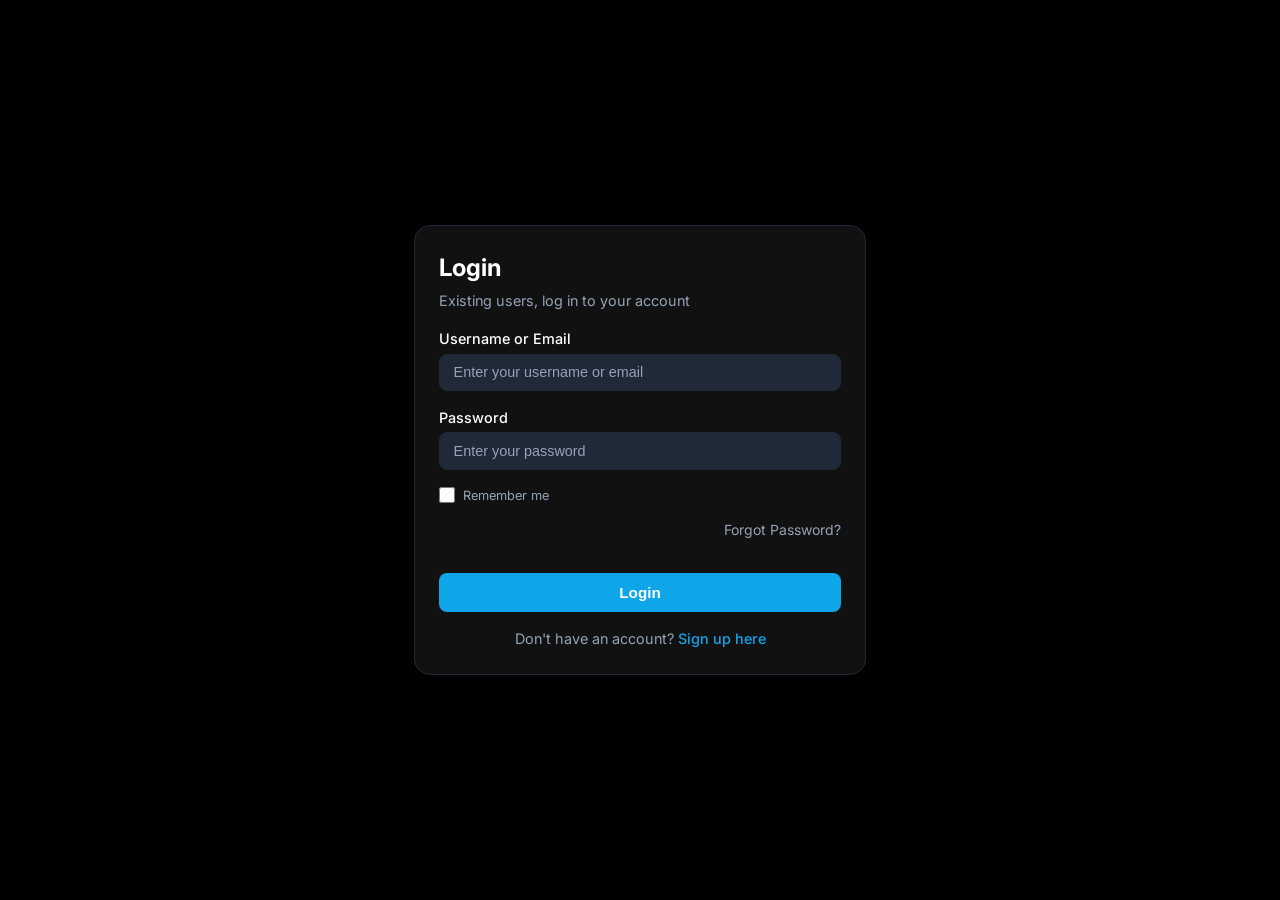
<file: public/login.html>
<!DOCTYPE html>
<html lang="en">
<head>
    <meta charset="UTF-8">
    <meta name="viewport" content="width=device-width, initial-scale=1.0">
    <title>Login - BrainJam Arena</title>
    <link rel="stylesheet" href="css/auth.css">
    <link href="https://fonts.googleapis.com/css2?family=Inter:wght@300;400;500;600;700;800&display=swap" rel="stylesheet">
</head>
<body>
    <div class="auth-container" style="grid-template-columns: 1fr; max-width: 500px;">
        <!-- Login Section -->
        <div class="auth-section">
            <div class="auth-form">
                <h1 class="auth-title">Login</h1>
                <p class="auth-subtitle">Existing users, log in to your account</p>
                
                <div id="message-container"></div>
                
                <form id="login-form">
                    <div class="form-group">
                        <label for="identifier" class="form-label">Username or Email</label>
                        <input 
                            type="text" 
                            id="identifier" 
                            name="identifier" 
                            class="form-input" 
                            placeholder="Enter your username or email"
                            required
                        >
                        <span class="error-message" id="identifier-error"></span>
                    </div>
                    
                    <div class="form-group">
                        <label for="password" class="form-label">Password</label>
                        <input 
                            type="password" 
                            id="password" 
                            name="password" 
                            class="form-input" 
                            placeholder="Enter your password"
                            required
                        >
                        <span class="error-message" id="password-error"></span>
                    </div>
                    
                    <div class="checkbox-container">
                        <input type="checkbox" id="remember" name="remember" class="form-checkbox">
                        <label for="remember" class="checkbox-label">Remember me</label>
                    </div>
                    
                    <div class="forgot-password">
                        <a href="#forgot">Forgot Password?</a>
                    </div>
                    
                    <button type="submit" class="auth-button" id="login-btn">
                        <span id="login-btn-text">Login</span>
                    </button>
                </form>
                
                <div class="auth-switch">
                    Don't have an account? <a href="/register.html">Sign up here</a>
                </div>
            </div>
        </div>
    </div>

    <script src="js/login.js"></script>
</body>
</html>
</file>
<file: public/css/home.css>
* {
    margin: 0;
    padding: 0;
    box-sizing: border-box;
}

:root {
    --primary-color: #0ea5e9;
    --primary-hover: #0284c7;
    --bg-dark: #000000;
    --bg-darker: #000000;
    --text-light: #ffffff;
    --text-gray: #94a3b8;
    --border-gray: #1f2937;
    --card-bg: #111111;
    --success-color: #10b981;
    --error-color: #ef4444;
}

body {
    font-family: 'Inter', -apple-system, BlinkMacSystemFont, 'Segoe UI', Roboto, sans-serif;
    background: var(--bg-dark);
    color: var(--text-light);
    line-height: 1.6;
}

/* Header Navigation */
.header {
    background: var(--bg-darker);
    border-bottom: 1px solid var(--border-gray);
    padding: 0.75rem 0;
    position: sticky;
    top: 0;
    z-index: 100;
}

.nav-container {
    max-width: 1200px;
    margin: 0 auto;
    display: flex;
    justify-content: space-between;
    align-items: center;
    padding: 0 2rem;
    width: 100%;
}

.logo {
    font-size: 1.25rem;
    font-weight: 700;
    color: var(--text-light);
    text-decoration: none;
    flex-shrink: 0;
}

.nav-links {
    display: flex;
    list-style: none;
    gap: 3rem;
    align-items: center;
    flex: 1;
    justify-content: flex-end;
    margin: 0;
}

.nav-links a {
    color: var(--text-gray);
    text-decoration: none;
    transition: color 0.3s ease;
}

.nav-links a:hover {
    color: var(--text-light);
}

.sign-up-btn {
    background: var(--primary-color) !important;
    color: #ffffff !important;
    padding: 0.5rem 1.5rem;
    border-radius: 0.5rem;
    text-decoration: none;
    transition: all 0.3s ease;
    font-weight: 700;
    text-shadow: 0 1px 3px rgba(0, 0, 0, 0.5);
    border: none;
}

.sign-up-btn:hover {
    background: var(--primary-hover) !important;
    color: #ffffff !important;
    transform: translateY(-2px);
    box-shadow: 0 4px 12px rgba(14, 165, 233, 0.4);
    border-color: rgba(255, 255, 255, 0.4);
}

/* Hero Section */
.hero {
    background: #000000;
    padding: 3rem 0;
    position: relative;
    overflow: hidden;
}

.hero::before {
    content: '';
    position: absolute;
    top: 0;
    left: 0;
    right: 0;
    bottom: 0;
    background-image: 
        linear-gradient(90deg, rgba(0, 234, 255, 0.1) 1px, transparent 1px),
        linear-gradient(0deg, rgba(0, 234, 255, 0.1) 1px, transparent 1px),
        linear-gradient(45deg, rgba(0, 234, 255, 0.05) 1px, transparent 1px),
        linear-gradient(-45deg, rgba(0, 234, 255, 0.05) 1px, transparent 1px);
    background-size: 50px 50px, 50px 50px, 25px 25px, 25px 25px;
    background-position: 0 0, 0 0, 0 0, 0 0;
    animation: circuitFlow 20s linear infinite;
    z-index: 1;
}

.hero::after {
    content: '';
    position: absolute;
    top: 0;
    left: 0;
    right: 0;
    bottom: 0;
    background-image: 
        radial-gradient(circle at 20% 30%, rgba(0, 234, 255, 0.2) 1px, transparent 2px),
        radial-gradient(circle at 80% 70%, rgba(0, 234, 255, 0.2) 1px, transparent 2px),
        radial-gradient(circle at 40% 80%, rgba(0, 234, 255, 0.15) 1px, transparent 2px),
        radial-gradient(circle at 60% 20%, rgba(0, 234, 255, 0.15) 1px, transparent 2px);
    background-size: 100px 100px, 80px 80px, 120px 120px, 90px 90px;
    z-index: 2;
}

@keyframes circuitFlow {
    0% {
        background-position: 0 0, 0 0, 0 0, 0 0;
    }
    100% {
        background-position: 50px 50px, -50px -50px, 25px 25px, -25px -25px;
    }
}

.hero-content {
    max-width: 1000px;
    margin: 0 auto;
    text-align: center;
    padding: 0 1.5rem;
    position: relative;
    z-index: 3;
}

.hero-title {
    font-size: 2.5rem;
    font-weight: 800;
    margin-bottom: 0.75rem;
    background: linear-gradient(135deg, #00d4ff 0%, #0ea5e9 50%, #ffffff 100%);
    -webkit-background-clip: text;
    -webkit-text-fill-color: transparent;
    background-clip: text;
    text-shadow: 0 0 30px rgba(0, 212, 255, 0.3);
}

.hero-subtitle {
    font-size: 1rem;
    color: var(--text-gray);
    margin-bottom: 2rem;
    max-width: 500px;
    margin-left: auto;
    margin-right: auto;
}

.hero-buttons {
    display: flex;
    gap: 1rem;
    justify-content: center;
    flex-wrap: wrap;
}

.btn {
    padding: 0.7rem 1.5rem;
    border-radius: 0.5rem;
    font-weight: 600;
    text-decoration: none;
    transition: all 0.3s ease;
    border: none;
    cursor: pointer;
    font-size: 0.95rem;
}

.btn-primary {
    background: var(--primary-color) !important;
    color: #ffffff !important;
    font-weight: 700;
    text-shadow: 0 1px 3px rgba(0, 0, 0, 0.5);
    border: 2px solid rgba(255, 255, 255, 0.2);
}

.btn-primary:hover {
    background: var(--primary-hover) !important;
    color: #ffffff !important;
    transform: translateY(-2px);
    box-shadow: 0 4px 12px rgba(14, 165, 233, 0.4);
    border-color: rgba(255, 255, 255, 0.4);
}

.btn-secondary {
    background: transparent;
    color: var(--text-light);
    border: 2px solid var(--border-gray);
}

.btn-secondary:hover {
    border-color: var(--primary-color);
    color: var(--primary-color);
}

/* Features Section */
.features {
    padding: 3rem 0;
    background: var(--bg-darker);
}

.container {
    max-width: 1200px;
    margin: 0 auto;
    padding: 0 2rem;
}

.section-title {
    text-align: center;
    font-size: 1.75rem;
    font-weight: 700;
    margin-bottom: 0.75rem;
}

.section-subtitle {
    text-align: center;
    color: var(--text-gray);
    margin-bottom: 2.5rem;
    font-size: 1rem;
}

.features-grid {
    display: grid;
    grid-template-columns: repeat(4, 1fr);
    gap: 1.5rem;
    margin-bottom: 2.5rem;
    max-width: 1200px;
    margin-left: auto;
    margin-right: auto;
    padding: 0 2rem;
}

.features-overview-grid {
    display: grid;
    grid-template-columns: repeat(4, 1fr);
    gap: 1.5rem;
    margin-bottom: 2.5rem;
    max-width: 1200px;
    margin-left: auto;
    margin-right: auto;
    padding: 0 2rem;
}

.feature-card {
    background: var(--card-bg);
    padding: 1.5rem;
    display: flex;
    flex-direction: column;
    text-align: left;
    border-radius: 1rem;
    border: 1px solid var(--border-gray);
    transition: transform 0.3s ease, border-color 0.3s ease;
    min-height: 200px;
}

.feature-card:hover {
    transform: translateY(-5px);
    border-color: var(--primary-color);
}

.feature-icon {
    width: 2rem;
    height: 2rem;
    background: var(--primary-color);
    border-radius: 0.5rem;
    display: flex;
    align-items: center;
    justify-content: center;
    margin-bottom: 1rem;
    font-size: 1rem;
    flex-shrink: 0;
}

.feature-title {
    font-size: 1.1rem;
    font-weight: 600;
    margin-bottom: 0.5rem;
}

.feature-description {
    color: var(--text-gray);
    font-size: 0.9rem;
    line-height: 1.5;
    margin-top: auto;
}

/* Ranking Section */
.ranking {
    padding: 3rem 0;
}

.ranking-grid {
    display: grid;
    grid-template-columns: repeat(4, 1fr);
    gap: 1.5rem;
    max-width: 1200px;
    margin: 0 auto;
    padding: 0 2rem;
}

.rank-card {
    background: var(--card-bg);
    padding: 1.5rem;
    border-radius: 1rem;
    border: 1px solid var(--border-gray);
    display: flex;
    flex-direction: column;
    text-align: left;
    transition: transform 0.3s ease, border-color 0.3s ease;
    min-height: 200px;
}

.rank-card:hover {
    transform: translateY(-5px);
    border-color: var(--primary-color);
}

.rank-icon {
    width: 2rem;
    height: 2rem;
    background: var(--primary-color);
    border-radius: 0.5rem;
    display: flex;
    align-items: center;
    justify-content: center;
    margin-bottom: 1rem;
    font-size: 1rem;
    flex-shrink: 0;
}

.rank-title {
    font-weight: 600;
    margin-bottom: 0.5rem;
    font-size: 1.1rem;
}

.rank-description {
    color: var(--text-gray);
    font-size: 0.9rem;
    line-height: 1.5;
    margin-top: auto;
}

/* Call to Action */
.cta {
    background: linear-gradient(135deg, var(--primary-color) 0%, var(--primary-hover) 100%);
    padding: 2.5rem 0;
    text-align: center;
}

.cta-title {
    font-size: 2.5rem;
    font-weight: 700;
    margin-bottom: 1rem;
}

.cta-description {
    font-size: 1.125rem;
    margin-bottom: 2rem;
    opacity: 0.9;
}

/* Footer */
.footer {
    background: var(--bg-darker);
    padding: 2rem 0;
    border-top: 1px solid var(--border-gray);
    text-align: center;
}

.footer-content {
    color: var(--text-gray);
}

/* Responsive Design */
@media (max-width: 768px) {
    .nav-container {
        padding: 0 1rem;
        flex-direction: column;
        gap: 1rem;
    }
    
    .nav-links {
        gap: 1.5rem;
        justify-content: center;
        margin: 0;
        flex-wrap: wrap;
    }
    
    .nav-links li:last-child {
        margin-left: 0;
    }
    
    .hero {
        padding: 2rem 0;
    }
    
    .hero-title {
        font-size: 2rem;
    }
    
    .hero-subtitle {
        font-size: 0.95rem;
        margin-bottom: 1.5rem;
    }
    
    .hero-buttons {
        flex-direction: column;
        align-items: center;
        gap: 0.75rem;
    }
    
    .btn {
        width: 100%;
        max-width: 280px;
        padding: 0.6rem 1.25rem;
    }
    
    .features, .ranking {
        padding: 2rem 0;
    }
    
    .section-title {
        font-size: 1.5rem;
    }
    
    .features-grid {
        grid-template-columns: repeat(2, 1fr);
        gap: 1.5rem;
        max-width: 100%;
        padding: 0 1rem;
    }
    
    .features-overview-grid {
        grid-template-columns: repeat(2, 1fr);
        gap: 1.5rem;
        max-width: 100%;
        padding: 0 1rem;
    }
    
    .feature-card {
        padding: 1rem;
    }
    
    .ranking-grid {
        grid-template-columns: repeat(2, 1fr);
        gap: 1.5rem;
        max-width: 100%;
        padding: 0 1rem;
    }
    
    .rank-card {
        padding: 1rem;
    }
    
    .cta {
        padding: 2rem 0;
    }
}

/* Animations */
@keyframes fadeInUp {
    from {
        opacity: 0;
        transform: translateY(30px);
    }
    to {
        opacity: 1;
        transform: translateY(0);
    }
}

.feature-card {
    animation: fadeInUp 0.6s ease forwards;
}

.feature-card:nth-child(2) {
    animation-delay: 0.1s;
}

.feature-card:nth-child(3) {
    animation-delay: 0.2s;
}

.feature-card:nth-child(4) {
    animation-delay: 0.3s;
}

/* Medium screens - tablets */
@media (max-width: 1024px) and (min-width: 769px) {
    .features-grid {
        grid-template-columns: repeat(2, 1fr);
        gap: 1.5rem;
        max-width: 900px;
        padding: 0 1.5rem;
    }
    
    .features-overview-grid {
        grid-template-columns: repeat(2, 1fr);
        gap: 1.5rem;
        max-width: 900px;
        padding: 0 1.5rem;
    }
    
    .ranking-grid {
        grid-template-columns: repeat(2, 1fr);
        gap: 1.5rem;
        max-width: 900px;
        padding: 0 1.5rem;
    }
}
</file>
<file: public/css/admin.css>
/* Admin Dashboard Styles */
:root {
    /* Dark theme colors */
    --bg-dark: #0f1117;
    --bg-sidebar: #171923;
    --bg-card: #1d2230;
    --text-primary: #ffffff;
    --text-secondary: #a0aec0;
    --accent-blue: #2a74e4;
    --border-color: #2d3748;
    --success-color: #38a169;
    --warning-color: #e6a23c;
    --danger-color: #e53e3e;
}

* {
    margin: 0;
    padding: 0;
    box-sizing: border-box;
    font-family: 'Inter', -apple-system, BlinkMacSystemFont, 'Segoe UI', Roboto, Oxygen, Ubuntu, Cantarell, sans-serif;
}

body {
    background-color: var(--bg-dark);
    color: var(--text-primary);
    line-height: 1.6;
}

.admin-container {
    display: flex;
    min-height: 100vh;
}

/* Sidebar styles */
.sidebar {
    width: 250px;
    background-color: var(--bg-sidebar);
    padding: 1.5rem;
    position: fixed;
    height: 100vh;
    overflow-y: auto;
}

.sidebar h2 {
    color: var(--text-primary);
    margin-bottom: 2rem;
    padding-bottom: 1rem;
    border-bottom: 1px solid var(--border-color);
}

.nav-menu {
    display: flex;
    flex-direction: column;
}

.nav-item {
    display: flex;
    align-items: center;
    padding: 0.75rem 0.5rem;
    color: var(--text-secondary);
    text-decoration: none;
    border-radius: 0.375rem;
    margin-bottom: 0.5rem;
    transition: all 0.3s ease;
}

.nav-item:hover {
    background-color: rgba(255, 255, 255, 0.08);
    color: var(--text-primary);
}

.nav-item.active {
    background-color: var(--accent-blue);
    color: white;
}

.nav-item i {
    margin-right: 0.75rem;
    font-size: 1.1rem;
    width: 20px;
    text-align: center;
}

/* Main content styles */
.main-content {
    flex: 1;
    padding: 2rem;
    margin-left: 250px;
}

.main-content h1 {
    margin-bottom: 1.5rem;
    font-weight: 600;
}

/* Stats cards */
.stats-container {
    display: grid;
    grid-template-columns: repeat(auto-fill, minmax(280px, 1fr));
    gap: 1.5rem;
    margin-bottom: 2rem;
}

.stats-card {
    background-color: var(--bg-card);
    padding: 1.5rem;
    border-radius: 0.5rem;
    box-shadow: 0 4px 6px rgba(0, 0, 0, 0.1);
}

.stats-card h3 {
    color: var(--text-secondary);
    font-size: 1rem;
    font-weight: 500;
    margin-bottom: 0.5rem;
}

.stats-value {
    font-size: 1.75rem;
    font-weight: 700;
    color: var(--text-primary);
}

/* Section styles */
.section {
    margin-bottom: 2rem;
}

.section h2 {
    font-size: 1.25rem;
    margin-bottom: 1rem;
    color: var(--text-primary);
}

/* Actions */
.actions-container {
    display: flex;
    gap: 1rem;
    margin-bottom: 1.5rem;
}

.action-btn {
    padding: 0.625rem 1rem;
    border-radius: 0.375rem;
    font-weight: 500;
    cursor: pointer;
    border: none;
    transition: all 0.2s ease;
    font-size: 0.875rem;
}

.primary-btn {
    background-color: var(--accent-blue);
    color: white;
}

.primary-btn:hover {
    background-color: #1c64d2;
}

.secondary-btn {
    background-color: #2d3748;
    color: white;
}

.secondary-btn:hover {
    background-color: #4a5568;
}

/* Table styles */
.table-container {
    background-color: var(--bg-card);
    border-radius: 0.5rem;
    overflow: hidden;
    box-shadow: 0 4px 6px rgba(0, 0, 0, 0.1);
}

.data-table {
    width: 100%;
    border-collapse: collapse;
    text-align: left;
}

.data-table th {
    background-color: #2d3748;
    padding: 1rem;
    font-weight: 500;
    color: var(--text-secondary);
}

.data-table td {
    padding: 1rem;
    border-top: 1px solid var(--border-color);
    color: var(--text-primary);
}

.data-table tbody tr:hover {
    background-color: rgba(255, 255, 255, 0.03);
}

/* Responsive design */
@media screen and (max-width: 768px) {
    .admin-container {
        flex-direction: column;
    }
    
    .sidebar {
        width: 100%;
        height: auto;
        position: relative;
    }
    
    .main-content {
        margin-left: 0;
    }
    
    .stats-container {
        grid-template-columns: 1fr;
    }
}
</file>
<file: public/css/admin-buttons.css>
/* Button styles for admin pages */
.btn {
    display: inline-flex;
    align-items: center;
    justify-content: center;
    padding: 0.5rem 1rem;
    font-size: 0.875rem;
    font-weight: 500;
    border-radius: 0.375rem;
    cursor: pointer;
    transition: all 0.2s;
    border: none;
    gap: 0.5rem;
}

.btn i {
    font-size: 0.875rem;
}

.btn-primary {
    background-color: var(--accent-blue);
    color: white;
}

.btn-primary:hover {
    background-color: #2463c0;
}

.btn-secondary {
    background-color: #4a5568;
    color: white;
}

.btn-secondary:hover {
    background-color: #3d4a5c;
}

.btn-danger {
    background-color: var(--danger-color);
    color: white;
}

.btn-danger:hover {
    background-color: #c53030;
}

.btn-success {
    background-color: var(--success-color);
    color: white;
}

.btn-success:hover {
    background-color: #2f8558;
}

/* Admin header with actions */
.admin-header {
    display: flex;
    justify-content: space-between;
    align-items: center;
    margin-bottom: 2rem;
}

.header-actions {
    display: flex;
    gap: 1rem;
}
</file>
<file: public/css/animations.css>
@keyframes fadeIn {
    from {
        opacity: 0;
    }
    to {
        opacity: 1;
    }
}

@keyframes slideInUp {
    from {
        transform: translateY(20px);
        opacity: 0;
    }
    to {
        transform: translateY(0);
        opacity: 1;
    }
}

@keyframes shake {
    0%, 100% {
        transform: translateX(0);
    }
    10%, 30%, 50%, 70%, 90% {
        transform: translateX(-5px);
    }
    20%, 40%, 60%, 80% {
        transform: translateX(5px);
    }
}

/* Animations for elements */
.problem-card {
    animation: fadeIn 0.3s ease-in-out;
}

.modal-content {
    animation: slideInUp 0.3s ease-out;
}

.error-message, .message.error {
    animation: shake 0.5s ease-in-out;
}

.tag, .btn, .action-btn {
    transition: all 0.2s ease;
}

.tag:hover, .btn:hover, .action-btn:hover {
    transform: translateY(-2px);
}

/* Loading animation */
.loading-indicator {
    display: flex;
    justify-content: center;
    align-items: center;
    height: 100px;
}

.loading-indicator i {
    font-size: 2rem;
    color: var(--accent-blue);
}

@keyframes spin {
    0% {
        transform: rotate(0deg);
    }
    100% {
        transform: rotate(360deg);
    }
}

.fa-spin {
    animation: spin 1s linear infinite;
}
</file>
<file: public/css/admin-contest-management.css>
﻿/* Competition Management Specific Styles */

/* Main content styling */
.content {
    padding: 1.5rem;
}

/* Search and Filter Section */
.search-filter-section {
    display: flex;
    justify-content: space-between;
    align-items: center;
    margin-bottom: 2rem;
    gap: 1rem;
    flex-wrap: wrap;
}

.search-box {
    position: relative;
    flex: 1;
    max-width: 400px;
}

.search-box input {
    width: 100%;
    padding: 0.75rem 2.5rem 0.75rem 1rem;
    background-color: var(--bg-card);
    border: 1px solid var(--border-color);
    border-radius: 0.5rem;
    color: var(--text-primary);
    font-size: 0.875rem;
    transition: all 0.2s ease;
}

.search-box input:focus {
    outline: none;
    border-color: var(--accent-blue);
    box-shadow: 0 0 0 3px rgba(42, 116, 228, 0.1);
}

.search-box input::placeholder {
    color: var(--text-secondary);
}

.search-box i {
    position: absolute;
    right: 0.75rem;
    top: 50%;
    transform: translateY(-50%);
    color: var(--text-secondary);
    font-size: 0.875rem;
}

.filter-options {
    display: flex;
    gap: 0.75rem;
    align-items: center;
}

.filter-options select {
    padding: 0.75rem 1rem;
    background-color: var(--bg-card);
    border: 1px solid var(--border-color);
    border-radius: 0.5rem;
    color: var(--text-primary);
    font-size: 0.875rem;
    cursor: pointer;
    transition: all 0.2s ease;
    min-width: 120px;
}

.filter-options select:focus {
    outline: none;
    border-color: var(--accent-blue);
    box-shadow: 0 0 0 3px rgba(42, 116, 228, 0.1);
}

.filter-options select option {
    background-color: var(--bg-card);
    color: var(--text-primary);
}

/* Table Container */
.table-container {
    background-color: var(--bg-card);
    border-radius: 0.75rem;
    overflow: hidden;
    box-shadow: 0 4px 6px -1px rgba(0, 0, 0, 0.1), 0 2px 4px -1px rgba(0, 0, 0, 0.06);
    border: 1px solid var(--border-color);
}

/* Enhanced Table Styles */
.data-table thead {
    background-color: rgba(45, 55, 72, 0.5);
}

.data-table th {
    padding: 1rem 1.5rem;
    text-align: left;
    font-weight: 600;
    font-size: 0.75rem;
    text-transform: uppercase;
    letter-spacing: 0.025em;
    color: var(--text-secondary);
    border-bottom: 1px solid var(--border-color);
}

.data-table td {
    padding: 1rem 1.5rem;
    border-bottom: 1px solid rgba(45, 55, 72, 0.3);
    color: var(--text-primary);
    vertical-align: middle;
}

.data-table tbody tr {
    transition: background-color 0.2s ease;
}

.data-table tbody tr:hover {
    background-color: rgba(255, 255, 255, 0.02);
}

.data-table tbody tr:last-child td {
    border-bottom: none;
}

/* Contest title styling */
.contest-title strong {
    display: block;
    font-weight: 600;
    margin-bottom: 0.25rem;
    color: var(--text-primary);
}

.contest-title small {
    color: var(--text-secondary);
    font-size: 0.75rem;
}

/* Participant count styling */
.participant-count {
    display: flex;
    align-items: center;
    gap: 0.5rem;
    color: var(--text-secondary);
}

.participant-count i {
    font-size: 0.875rem;
}

/* Status badges */
.status-badge {
    display: inline-flex;
    align-items: center;
    padding: 0.25rem 0.75rem;
    border-radius: 9999px;
    font-size: 0.75rem;
    font-weight: 500;
    text-transform: uppercase;
    letter-spacing: 0.025em;
}

.status-upcoming {
    background-color: rgba(237, 137, 54, 0.1);
    color: #ed8936;
    border: 1px solid rgba(237, 137, 54, 0.2);
}

.status-live {
    background-color: rgba(56, 161, 105, 0.1);
    color: #38a169;
    border: 1px solid rgba(56, 161, 105, 0.2);
}

.status-ended {
    background-color: rgba(160, 174, 192, 0.1);
    color: #a0aec0;
    border: 1px solid rgba(160, 174, 192, 0.2);
}

/* Badge classes for compatibility */
.badge {
    display: inline-flex;
    align-items: center;
    padding: 0.25rem 0.75rem;
    border-radius: 9999px;
    font-size: 0.75rem;
    font-weight: 500;
}

.badge-warning {
    background-color: rgba(237, 137, 54, 0.1);
    color: #ed8936;
}

.badge-success {
    background-color: rgba(56, 161, 105, 0.1);
    color: #38a169;
}

.badge-secondary {
    background-color: rgba(160, 174, 192, 0.1);
    color: #a0aec0;
}

/* Action buttons */
.action-buttons {
    display: flex;
    gap: 0.5rem;
    justify-content: flex-end;
}

.btn-sm {
    padding: 0.375rem 0.75rem;
    font-size: 0.75rem;
    border-radius: 0.375rem;
}

.btn-info {
    background-color: #3182ce;
    color: white;
}

.btn-info:hover {
    background-color: #2c5aa0;
}

/* Text alignment utilities */
.text-center {
    text-align: center;
}

.text-right {
    text-align: right;
}

/* Loading and empty states */
.loading-indicator {
    display: flex;
    align-items: center;
    justify-content: center;
    gap: 0.5rem;
    color: var(--text-secondary);
    padding: 2rem;
}

.loading-indicator i {
    animation: spin 1s linear infinite;
}

.empty-state {
    text-align: center;
    padding: 3rem 2rem;
    color: var(--text-secondary);
}

.empty-state i {
    font-size: 3rem;
    margin-bottom: 1rem;
    color: var(--text-secondary);
    opacity: 0.5;
}

.error-state {
    text-align: center;
    padding: 2rem;
    color: var(--danger-color);
}

.error-state i {
    font-size: 2rem;
    margin-bottom: 1rem;
}

/* Modal styles */
.modal {
    position: fixed;
    top: 0;
    left: 0;
    width: 100%;
    height: 100%;
    background-color: rgba(0, 0, 0, 0.5);
    display: flex;
    align-items: center;
    justify-content: center;
    z-index: 1000;
}

.modal.hidden {
    display: none;
}

.modal-overlay {
    position: absolute;
    top: 0;
    left: 0;
    width: 100%;
    height: 100%;
    background-color: rgba(0, 0, 0, 0.5);
}

.modal-content {
    position: relative;
    background-color: var(--bg-card);
    border-radius: 0.75rem;
    box-shadow: 0 25px 50px -12px rgba(0, 0, 0, 0.25);
    max-width: 600px;
    width: 90%;
    max-height: 90vh;
    overflow-y: auto;
    border: 1px solid var(--border-color);
}

.modal-header {
    display: flex;
    justify-content: space-between;
    align-items: center;
    padding: 1.5rem;
    border-bottom: 1px solid var(--border-color);
}

.modal-header h2 {
    font-size: 1.25rem;
    font-weight: 600;
    color: var(--text-primary);
}

.close-btn {
    font-size: 1.5rem;
    color: var(--text-secondary);
    cursor: pointer;
    padding: 0.25rem;
    line-height: 1;
    transition: color 0.2s ease;
}

.close-btn:hover {
    color: var(--text-primary);
}

.modal-body {
    padding: 1.5rem;
}

.modal-footer {
    display: flex;
    justify-content: flex-end;
    gap: 0.75rem;
    padding: 1.5rem;
    border-top: 1px solid var(--border-color);
}

/* Responsive design */
@media (max-width: 768px) {
    .search-filter-section {
        flex-direction: column;
        align-items: stretch;
    }
    
    .search-box {
        max-width: none;
    }
    
    .action-buttons {
        flex-direction: column;
    }
    
    .data-table {
        font-size: 0.75rem;
    }
    
    .data-table th,
    .data-table td {
        padding: 0.75rem 0.5rem;
    }
    
    .modal-content {
        width: 95%;
        margin: 1rem;
    }
}

/* Animation for spinner */
@keyframes spin {
    from {
        transform: rotate(0deg);
    }
    to {
        transform: rotate(360deg);
    }
}
</file>
<file: public/css/admin-create-contest.css>
﻿/* Create Contest Page Specific Styles */

/* Main content styling */
.content {
    padding: 1.5rem;
}

/* Page description */
.page-description {
    color: var(--text-secondary);
    margin-bottom: 2rem;
    font-size: 0.875rem;
    line-height: 1.5;
}

/* Contest form */
.contest-form {
    display: flex;
    flex-direction: column;
    gap: 2rem;
}

/* Form sections - using same styling as table containers */
.form-section {
    background-color: var(--bg-card);
    border-radius: 0.75rem;
    padding: 1.5rem;
    border: 1px solid var(--border-color);
    box-shadow: 0 4px 6px -1px rgba(0, 0, 0, 0.1), 0 2px 4px -1px rgba(0, 0, 0, 0.06);
}

.section-title {
    font-size: 1.125rem;
    font-weight: 600;
    color: var(--text-primary);
    margin-bottom: 1.5rem;
}

.section-header {
    display: flex;
    justify-content: space-between;
    align-items: center;
    margin-bottom: 1.5rem;
}

/* Form grid layout */
.form-grid {
    display: grid;
    grid-template-columns: 1fr 1fr;
    gap: 1.5rem;
}

.form-group {
    display: flex;
    flex-direction: column;
}

.form-group.full-width {
    grid-column: 1 / -1;
}

.form-group label {
    color: var(--text-primary);
    font-weight: 500;
    margin-bottom: 0.5rem;
    font-size: 0.875rem;
}

/* Form inputs - using same style as search boxes */
.form-group input,
.form-group textarea {
    width: 100%;
    padding: 0.75rem 1rem;
    background-color: var(--bg-card);
    border: 1px solid var(--border-color);
    border-radius: 0.5rem;
    color: var(--text-primary);
    font-size: 0.875rem;
    transition: all 0.2s ease;
    font-family: inherit;
}

.form-group textarea {
    resize: vertical;
    min-height: 80px;
}

.form-group input:focus,
.form-group textarea:focus {
    outline: none;
    border-color: var(--accent-blue);
    box-shadow: 0 0 0 3px rgba(42, 116, 228, 0.1);
}

.form-group input::placeholder,
.form-group textarea::placeholder {
    color: var(--text-secondary);
}

/* Problems table using same styling as data-table */
.problems-table-container {
    background-color: var(--bg-card);
    border-radius: 0.75rem;
    overflow: hidden;
    box-shadow: 0 4px 6px -1px rgba(0, 0, 0, 0.1), 0 2px 4px -1px rgba(0, 0, 0, 0.06);
    border: 1px solid var(--border-color);
}

.problems-table {
    width: 100%;
    border-collapse: collapse;
    text-align: left;
}

.problems-table thead {
    background-color: rgba(45, 55, 72, 0.5);
}

.problems-table th {
    padding: 1rem 1.5rem;
    text-align: left;
    font-weight: 600;
    color: var(--text-secondary);
    font-size: 0.75rem;
    text-transform: uppercase;
    letter-spacing: 0.05em;
}

.problems-table th.text-right {
    text-align: right;
}

.problems-table td {
    padding: 1rem 1.5rem;
    border-top: 1px solid var(--border-color);
    color: var(--text-primary);
}

.problems-table td.text-center {
    text-align: center;
    color: var(--text-secondary);
    font-style: italic;
}

.problems-table td.text-right {
    text-align: right;
}

.problems-table tbody tr:hover {
    background-color: rgba(255, 255, 255, 0.03);
}

/* Form actions */
.form-actions {
    display: flex;
    justify-content: flex-end;
    gap: 1rem;
    padding-top: 1.5rem;
    border-top: 1px solid var(--border-color);
}

/* Search and Filter Section */
.search-filter-section {
    display: flex;
    justify-content: space-between;
    align-items: center;
    margin-bottom: 2rem;
    gap: 1rem;
    flex-wrap: wrap;
}

.search-box {
    position: relative;
    flex: 1;
    max-width: 400px;
}

.search-box input {
    width: 100%;
    padding: 0.75rem 2.5rem 0.75rem 1rem;
    background-color: var(--bg-card);
    border: 1px solid var(--border-color);
    border-radius: 0.5rem;
    color: var(--text-primary);
    font-size: 0.875rem;
    transition: all 0.2s ease;
}

.search-box input:focus {
    outline: none;
    border-color: var(--accent-blue);
    box-shadow: 0 0 0 3px rgba(42, 116, 228, 0.1);
}

.search-box input::placeholder {
    color: var(--text-secondary);
}

.search-box i {
    position: absolute;
    right: 0.75rem;
    top: 50%;
    transform: translateY(-50%);
    color: var(--text-secondary);
    font-size: 0.875rem;
}

.filter-options {
    display: flex;
    gap: 0.75rem;
    align-items: center;
}

.filter-options select {
    padding: 0.75rem 1rem;
    background-color: var(--bg-card);
    border: 1px solid var(--border-color);
    border-radius: 0.5rem;
    color: var(--text-primary);
    font-size: 0.875rem;
    cursor: pointer;
    transition: all 0.2s ease;
    min-width: 120px;
}

.filter-options select:focus {
    outline: none;
    border-color: var(--accent-blue);
    box-shadow: 0 0 0 3px rgba(42, 116, 228, 0.1);
}

.filter-options select option {
    background-color: var(--bg-card);
    color: var(--text-primary);
}

/* Table Container */
.table-container {
    background-color: var(--bg-card);
    border-radius: 0.75rem;
    overflow: hidden;
    box-shadow: 0 4px 6px -1px rgba(0, 0, 0, 0.1), 0 2px 4px -1px rgba(0, 0, 0, 0.06);
    border: 1px solid var(--border-color);
}

/* Enhanced Table Styles */
.data-table thead {
    background-color: rgba(45, 55, 72, 0.5);
}

.data-table th {
    padding: 1rem 1.5rem;
    text-align: left;
    font-weight: 600;
    font-size: 0.75rem;
    text-transform: uppercase;
    letter-spacing: 0.025em;
    color: var(--text-secondary);
    border-bottom: 1px solid var(--border-color);
}

.data-table td {
    padding: 1rem 1.5rem;
    border-bottom: 1px solid rgba(45, 55, 72, 0.3);
    color: var(--text-primary);
    vertical-align: middle;
}

.data-table tbody tr {
    transition: background-color 0.2s ease;
}

.data-table tbody tr:hover {
    background-color: rgba(255, 255, 255, 0.02);
}

.data-table tbody tr:last-child td {
    border-bottom: none;
}

/* Contest title styling */
.contest-title strong {
    display: block;
    font-weight: 600;
    margin-bottom: 0.25rem;
    color: var(--text-primary);
}

.contest-title small {
    color: var(--text-secondary);
    font-size: 0.75rem;
}

/* Participant count styling */
.participant-count {
    display: flex;
    align-items: center;
    gap: 0.5rem;
    color: var(--text-secondary);
}

.participant-count i {
    font-size: 0.875rem;
}

/* Status badges */
.status-badge {
    display: inline-flex;
    align-items: center;
    padding: 0.25rem 0.75rem;
    border-radius: 9999px;
    font-size: 0.75rem;
    font-weight: 500;
    text-transform: uppercase;
    letter-spacing: 0.025em;
}

.status-upcoming {
    background-color: rgba(237, 137, 54, 0.1);
    color: #ed8936;
    border: 1px solid rgba(237, 137, 54, 0.2);
}

.status-live {
    background-color: rgba(56, 161, 105, 0.1);
    color: #38a169;
    border: 1px solid rgba(56, 161, 105, 0.2);
}

.status-ended {
    background-color: rgba(160, 174, 192, 0.1);
    color: #a0aec0;
    border: 1px solid rgba(160, 174, 192, 0.2);
}

/* Badge classes for compatibility */
.badge {
    display: inline-flex;
    align-items: center;
    padding: 0.25rem 0.75rem;
    border-radius: 9999px;
    font-size: 0.75rem;
    font-weight: 500;
}

.badge-warning {
    background-color: rgba(237, 137, 54, 0.1);
    color: #ed8936;
}

.badge-success {
    background-color: rgba(56, 161, 105, 0.1);
    color: #38a169;
}

.badge-secondary {
    background-color: rgba(160, 174, 192, 0.1);
    color: #a0aec0;
}

/* Action buttons */
.action-buttons {
    display: flex;
    gap: 0.5rem;
    justify-content: flex-end;
}

.btn-sm {
    padding: 0.375rem 0.75rem;
    font-size: 0.75rem;
    border-radius: 0.375rem;
}

.btn-info {
    background-color: #3182ce;
    color: white;
}

.btn-info:hover {
    background-color: #2c5aa0;
}

/* Text alignment utilities */
.text-center {
    text-align: center;
}

.text-right {
    text-align: right;
}

/* Loading and empty states */
.loading-indicator {
    display: flex;
    align-items: center;
    justify-content: center;
    gap: 0.5rem;
    color: var(--text-secondary);
    padding: 2rem;
}

.loading-indicator i {
    animation: spin 1s linear infinite;
}

.empty-state {
    text-align: center;
    padding: 3rem 2rem;
    color: var(--text-secondary);
}

.empty-state i {
    font-size: 3rem;
    margin-bottom: 1rem;
    color: var(--text-secondary);
    opacity: 0.5;
}

.error-state {
    text-align: center;
    padding: 2rem;
    color: var(--danger-color);
}

.error-state i {
    font-size: 2rem;
    margin-bottom: 1rem;
}

/* Modal styles */
.modal {
    position: fixed;
    top: 0;
    left: 0;
    width: 100%;
    height: 100%;
    background-color: rgba(0, 0, 0, 0.5);
    display: flex;
    align-items: center;
    justify-content: center;
    z-index: 1000;
}

.modal.hidden {
    display: none;
}

.modal-overlay {
    position: absolute;
    top: 0;
    left: 0;
    width: 100%;
    height: 100%;
    background-color: rgba(0, 0, 0, 0.5);
}

.modal-content {
    position: relative;
    background-color: var(--bg-card);
    border-radius: 0.75rem;
    box-shadow: 0 25px 50px -12px rgba(0, 0, 0, 0.25);
    max-width: 600px;
    width: 90%;
    max-height: 90vh;
    overflow-y: auto;
    border: 1px solid var(--border-color);
}

.modal-header {
    display: flex;
    justify-content: space-between;
    align-items: center;
    padding: 1.5rem;
    border-bottom: 1px solid var(--border-color);
}

.modal-header h2 {
    font-size: 1.25rem;
    font-weight: 600;
    color: var(--text-primary);
}

.close-btn {
    font-size: 1.5rem;
    color: var(--text-secondary);
    cursor: pointer;
    padding: 0.25rem;
    line-height: 1;
    transition: color 0.2s ease;
}

.close-btn:hover {
    color: var(--text-primary);
}

.modal-body {
    padding: 1.5rem;
}

.modal-footer {
    display: flex;
    justify-content: flex-end;
    gap: 0.75rem;
    padding: 1.5rem;
    border-top: 1px solid var(--border-color);
}

/* Responsive design */
@media (max-width: 768px) {
    .search-filter-section {
        flex-direction: column;
        align-items: stretch;
    }
    
    .search-box {
        max-width: none;
    }
    
    .action-buttons {
        flex-direction: column;
    }
    
    .data-table {
        font-size: 0.75rem;
    }
    
    .data-table th,
    .data-table td {
        padding: 0.75rem 0.5rem;
    }
    
    .modal-content {
        width: 95%;
        margin: 1rem;
    }
}

/* Animation for spinner */
@keyframes spin {
    from {
        transform: rotate(0deg);
    }
    to {
        transform: rotate(360deg);
    }
}

/* Responsive design for Create Contest form */
@media (max-width: 768px) {
    .form-grid {
        grid-template-columns: 1fr;
    }
    
    .form-group.full-width {
        grid-column: 1;
    }
    
    .section-header {
        flex-direction: column;
        align-items: flex-start;
        gap: 1rem;
    }
    
    .form-actions {
        flex-direction: column;
    }
    
    .problems-table {
        font-size: 0.75rem;
    }
    
    .problems-table th,
    .problems-table td {
        padding: 0.75rem;
    }
}

/* Problem Selection Modal Styles */
.problem-modal {
    position: fixed;
    top: 0;
    left: 0;
    right: 0;
    bottom: 0;
    background-color: rgba(0, 0, 0, 0.75);
    display: flex;
    align-items: center;
    justify-content: center;
    z-index: 1000;
}

.problem-modal-content {
    background-color: var(--bg-card);
    border-radius: 0.75rem;
    padding: 0;
    max-width: 800px;
    width: 90%;
    max-height: 80vh;
    overflow: hidden;
    border: 1px solid var(--border-color);
    box-shadow: 0 10px 25px rgba(0, 0, 0, 0.3);
}

.problem-modal-header {
    display: flex;
    justify-content: space-between;
    align-items: center;
    padding: 1.5rem;
    border-bottom: 1px solid var(--border-color);
    background-color: var(--bg-sidebar);
}

.problem-modal-header h3 {
    margin: 0;
    color: var(--text-primary);
    font-size: 1.25rem;
    font-weight: 600;
}

.close-btn {
    background: none;
    border: none;
    color: var(--text-secondary);
    font-size: 1.5rem;
    cursor: pointer;
    padding: 0.25rem;
    border-radius: 0.25rem;
    transition: color 0.2s ease;
}

.close-btn:hover {
    color: var(--text-primary);
}

.problem-modal-body {
    padding: 1.5rem;
    max-height: 50vh;
    overflow-y: auto;
}

.problem-modal-body .form-group {
    margin-bottom: 1rem;
}

.problem-modal-body input {
    width: 100%;
    padding: 0.75rem 1rem;
    background-color: var(--bg-dark);
    border: 1px solid var(--border-color);
    border-radius: 0.5rem;
    color: var(--text-primary);
    font-size: 0.875rem;
}

.problem-selection-list {
    max-height: 400px;
    overflow-y: auto;
}

.problem-selection-item {
    display: flex;
    justify-content: space-between;
    align-items: center;
    padding: 1rem;
    border: 1px solid var(--border-color);
    border-radius: 0.5rem;
    margin-bottom: 0.5rem;
    cursor: pointer;
    transition: all 0.2s ease;
}

.problem-selection-item:hover {
    border-color: var(--accent-blue);
    background-color: rgba(42, 116, 228, 0.05);
}

.problem-selection-item.selected {
    border-color: var(--accent-blue);
    background-color: rgba(42, 116, 228, 0.1);
}

.problem-info {
    flex: 1;
}

.problem-title {
    font-weight: 600;
    color: var(--text-primary);
    margin-bottom: 0.25rem;
}

.problem-description {
    color: var(--text-secondary);
    font-size: 0.875rem;
    line-height: 1.4;
}

.problem-meta {
    display: flex;
    flex-direction: column;
    gap: 0.5rem;
    align-items: flex-end;
}

.problem-modal-footer {
    display: flex;
    justify-content: flex-end;
    gap: 1rem;
    padding: 1.5rem;
    border-top: 1px solid var(--border-color);
    background-color: var(--bg-sidebar);
}

/* Success/Error messages */
.success-message, .error-message-box {
    padding: 1rem;
    border-radius: 0.5rem;
    margin-bottom: 1rem;
    font-weight: 500;
}

.success-message {
    background-color: rgba(56, 161, 105, 0.1);
    color: var(--success-color);
    border: 1px solid rgba(56, 161, 105, 0.3);
}

.error-message-box {
    background-color: rgba(229, 62, 62, 0.1);
    color: var(--danger-color);
    border: 1px solid rgba(229, 62, 62, 0.3);
}

/* Input validation states */
.form-group input.invalid,
.form-group textarea.invalid {
    border-color: var(--danger-color);
    box-shadow: 0 0 0 3px rgba(229, 62, 62, 0.1);
}

.error-message {
    color: var(--danger-color);
    font-size: 0.75rem;
    margin-top: 0.25rem;
}

/* Loading spinner */
.loading-spinner::before {
    content: "";
    display: inline-block;
    width: 1rem;
    height: 1rem;
    border: 2px solid transparent;
    border-top: 2px solid currentColor;
    border-radius: 50%;
    animation: spin 1s linear infinite;
    margin-right: 0.5rem;
}
</file>
<file: public/css/contest.css>
/* Contest Page Styles - BrainJam Theme */
:root {
    --primary-color: #0ea5e9;
    --primary-hover: #0284c7;
    --bg-dark: #000000;
    --bg-darker: #000000;
    --text-light: #ffffff;
    --text-gray: #94a3b8;
    --border-gray: #1f2937;
    --card-bg: #111111;
    --success-color: #10b981;
    --error-color: #ef4444;
    --warning-color: #f59e0b;
}

/* Animations */
@keyframes pulse {
    0% { transform: scale(1); opacity: 1; }
    50% { transform: scale(1.05); opacity: 0.8; }
    100% { transform: scale(1); opacity: 1; }
}

@keyframes fadeIn {
    from { opacity: 0; transform: translateY(20px); }
    to { opacity: 1; transform: translateY(0); }
}

@keyframes countdown-urgent {
    0% { color: var(--error-color); }
    50% { color: #fca5a5; }
    100% { color: var(--error-color); }
}

/* Base Layout */
.main-content {
    min-height: calc(100vh - 80px);
    padding: 2rem 0;
}

.container {
    max-width: 1200px;
    margin: 0 auto;
    padding: 0 2rem;
}

/* Contest Header */
.contest-header {
    background: var(--card-bg);
    border: 1px solid var(--border-gray);
    border-radius: 12px;
    padding: 2rem;
    margin-bottom: 2rem;
    display: flex;
    justify-content: space-between;
    align-items: center;
    flex-wrap: wrap;
    animation: fadeIn 0.6s ease-out;
}

.contest-info h1 {
    color: var(--text-light);
    margin: 0 0 0.5rem 0;
    font-size: 2rem;
    font-weight: 700;
}

.contest-info p {
    color: var(--text-gray);
    margin: 0 0 1rem 0;
    font-size: 1rem;
    line-height: 1.5;
}

.contest-meta {
    display: flex;
    gap: 2rem;
    flex-wrap: wrap;
}

.contest-meta span {
    color: var(--text-gray);
    display: flex;
    align-items: center;
    gap: 0.5rem;
    font-size: 0.9rem;
}

.contest-meta i {
    color: var(--primary-color);
}

.contest-status {
    display: flex;
    flex-direction: column;
    align-items: flex-end;
    gap: 1rem;
}

.status-badge {
    padding: 0.5rem 1rem;
    border-radius: 20px;
    font-size: 0.8rem;
    font-weight: 600;
    text-transform: uppercase;
    letter-spacing: 0.5px;
}

.status-badge.active {
    background: var(--success-color);
    color: white;
}

.status-badge.ended {
    background: var(--error-color);
    color: white;
}

.status-badge.upcoming {
    background: var(--warning-color);
    color: white;
}

.time-remaining {
    display: flex;
    align-items: center;
    gap: 0.5rem;
    font-size: 1.2rem;
    font-weight: 600;
    color: var(--text-light);
}

.time-remaining.urgent {
    animation: countdown-urgent 2s infinite;
}

/* Problems Section */
.problems-section {
    margin-bottom: 2rem;
    animation: fadeIn 0.6s ease-out 0.2s both;
}

.problems-section h2 {
    color: var(--text-light);
    margin-bottom: 1.5rem;
    font-size: 1.5rem;
    font-weight: 600;
    display: flex;
    align-items: center;
    gap: 0.5rem;
}

.problems-section h2 i {
    color: var(--primary-color);
}

.problems-container {
    display: grid;
    grid-template-columns: repeat(auto-fit, minmax(350px, 1fr));
    gap: 1.5rem;
}

.problem-card {
    background: var(--card-bg);
    border: 1px solid var(--border-gray);
    border-radius: 12px;
    padding: 1.5rem;
    cursor: pointer;
    transition: all 0.3s ease;
    position: relative;
    overflow: hidden;
}

.problem-card::before {
    content: '';
    position: absolute;
    top: 0;
    left: 0;
    width: 100%;
    height: 3px;
    background: linear-gradient(90deg, var(--primary-color), var(--primary-hover));
    transform: scaleX(0);
    transition: transform 0.3s ease;
}

.problem-card:hover {
    border-color: var(--primary-color);
    transform: translateY(-2px);
}

.problem-card:hover::before {
    transform: scaleX(1);
}

.problem-header {
    display: flex;
    justify-content: space-between;
    align-items: flex-start;
    margin-bottom: 1rem;
}

.problem-title {
    color: var(--text-light);
    font-size: 1.2rem;
    font-weight: 600;
    margin: 0;
}

.problem-difficulty {
    padding: 0.3rem 0.8rem;
    border-radius: 12px;
    font-size: 0.7rem;
    font-weight: 600;
    text-transform: uppercase;
    letter-spacing: 0.5px;
}

.difficulty-easy {
    background: rgba(16, 185, 129, 0.2);
    color: var(--success-color);
    border: 1px solid rgba(16, 185, 129, 0.3);
}

.difficulty-medium {
    background: rgba(245, 158, 11, 0.2);
    color: var(--warning-color);
    border: 1px solid rgba(245, 158, 11, 0.3);
}

.difficulty-hard {
    background: rgba(239, 68, 68, 0.2);
    color: var(--error-color);
    border: 1px solid rgba(239, 68, 68, 0.3);
}

.problem-stats {
    display: flex;
    gap: 1rem;
    color: var(--text-gray);
    font-size: 0.85rem;
    margin-top: 1rem;
    padding-top: 1rem;
    border-top: 1px solid var(--border-gray);
}

.problem-status {
    display: flex;
    align-items: center;
    gap: 0.3rem;
    font-weight: 500;
}

.status-solved {
    color: var(--success-color);
}

.status-attempted {
    color: var(--warning-color);
}

.status-not-attempted {
    color: var(--text-gray);
}

/* Leaderboard Section */
.leaderboard-section {
    margin-bottom: 2rem;
    animation: fadeIn 0.6s ease-out 0.4s both;
}

.leaderboard-section h2 {
    color: var(--text-light);
    margin-bottom: 1.5rem;
    font-size: 1.5rem;
    font-weight: 600;
    display: flex;
    align-items: center;
    gap: 0.5rem;
}

.leaderboard-section h2 i {
    color: var(--primary-color);
}

.leaderboard-container {
    background: var(--card-bg);
    border: 1px solid var(--border-gray);
    border-radius: 12px;
    overflow: hidden;
}

.leaderboard-table {
    width: 100%;
    border-collapse: collapse;
}

.leaderboard-table th {
    background: var(--bg-darker);
    color: var(--text-light);
    padding: 1rem;
    text-align: left;
    font-weight: 600;
    border-bottom: 1px solid var(--border-gray);
}

.leaderboard-table td {
    padding: 1rem;
    border-bottom: 1px solid var(--border-gray);
    color: var(--text-gray);
}

.leaderboard-table tr:hover {
    background: rgba(14, 165, 233, 0.05);
}

.rank {
    font-weight: 700;
    color: var(--primary-color);
}

.rank.rank-1 {
    color: #ffd700;
}

.rank.rank-2 {
    color: #c0c0c0;
}

.rank.rank-3 {
    color: #cd7f32;
}

/* Modal Styles */
.modal {
    display: none;
    position: fixed;
    z-index: 1000;
    left: 0;
    top: 0;
    width: 100%;
    height: 100%;
    background-color: rgba(0, 0, 0, 0.8);
    backdrop-filter: blur(5px);
}

.problem-modal-content {
    background: var(--bg-dark);
    border: 1px solid var(--border-gray);
    border-radius: 12px;
    margin: 2% auto;
    width: 95%;
    max-width: 1400px;
    height: 90%;
    position: relative;
    overflow: hidden;
}

.modal-header {
    background: var(--card-bg);
    border-bottom: 1px solid var(--border-gray);
    padding: 1.5rem 2rem;
    display: flex;
    justify-content: space-between;
    align-items: center;
}

.modal-header h2 {
    color: var(--text-light);
    margin: 0;
    font-size: 1.3rem;
}

.close {
    color: var(--text-gray);
    font-size: 2rem;
    font-weight: bold;
    cursor: pointer;
    transition: color 0.3s ease;
}

.close:hover {
    color: var(--text-light);
}

.modal-body {
    padding: 0;
    height: calc(100% - 80px);
    overflow: hidden;
}

.problem-layout {
    display: grid;
    grid-template-columns: 1fr 1fr;
    height: 100%;
}

.problem-description {
    padding: 2rem;
    overflow-y: auto;
    border-right: 1px solid var(--border-gray);
    background: var(--bg-dark);
}

.problem-description h3 {
    color: var(--text-light);
    margin-bottom: 1rem;
}

.problem-description p {
    color: var(--text-gray);
    line-height: 1.6;
    margin-bottom: 1rem;
}

.code-editor-section {
    background: var(--card-bg);
    padding: 2rem;
    display: flex;
    flex-direction: column;
}

.editor-header {
    display: flex;
    justify-content: space-between;
    align-items: center;
    margin-bottom: 1rem;
    padding-bottom: 1rem;
    border-bottom: 1px solid var(--border-gray);
}

.language-select {
    background: var(--bg-dark);
    color: var(--text-light);
    border: 2px solid var(--border-gray);
    padding: 0.8rem 1.2rem;
    border-radius: 8px;
    font-size: 0.9rem;
    font-weight: 500;
    transition: all 0.3s ease;
}

.language-select:focus {
    outline: none;
    border-color: var(--primary-color);
    box-shadow: 0 0 0 3px rgba(14, 165, 233, 0.1);
}

.editor-actions {
    display: flex;
    gap: 1rem;
}

/* Enhanced Code Editor with Professional Look */
.code-editor-container {
    position: relative;
    border: 2px solid var(--border-gray);
    border-radius: 12px;
    overflow: hidden;
    background: #17171c;
    transition: border-color 0.3s ease;
    margin-bottom: 1rem;
}

.code-editor-container:focus-within {
    border-color: var(--primary-color);
    box-shadow: 0 0 0 3px rgba(14, 165, 233, 0.1);
}

.code-editor-header {
    background: #0b0b0b;
    padding: 0.8rem 1rem;
    border-bottom: 1px solid var(--border-gray);
    display: flex;
    align-items: center;
    gap: 1rem;
    font-size: 0.85rem;
    color: var(--text-gray);
}

.code-editor-header .dots {
    display: flex;
    gap: 6px;
}

.code-editor-header .dot {
    width: 12px;
    height: 12px;
    border-radius: 50%;
}

.code-editor-header .dot.red {
    background: #ff5f57;
}

.code-editor-header .dot.yellow {
    background: #ffbd2e;
}

.code-editor-header .dot.green {
    background: #28ca42;
}

.code-editor-header .file-name {
    color: var(--text-light);
    font-weight: 500;
}

.code-editor-line-numbers {
    position: absolute;
    left: 0;
    top: 0;
    bottom: 0;
    width: 50px;
    background: #0b0b0b;
    border-right: 1px solid var(--border-gray);
    padding: 15px 5px;
    font-family: 'Monaco', 'Menlo', 'Ubuntu Mono', monospace;
    font-size: 0.85rem;
    line-height: 1.5;
    color: #64748b;
    user-select: none;
    overflow: hidden;
    text-align: right;
    white-space: pre;
}

.code-textarea {
    width: 100%;
    padding: 15px 15px 15px 65px;
    border: none;
    font-family: 'Monaco', 'Menlo', 'Ubuntu Mono', monospace;
    font-size: 0.95rem;
    line-height: 1.5;
    resize: vertical;
    background: transparent;
    color: var(--text-light);
    outline: none;
    min-height: 300px;
    tab-size: 4;
}

.code-textarea::placeholder {
    color: #64748b;
    font-style: italic;
}

.code-textarea:focus {
    outline: none;
}

.output-section {
    margin-top: 1rem;
}

.output-section h4 {
    color: var(--text-light);
    margin-bottom: 0.5rem;
    font-size: 1rem;
}

.code-output {
    background: var(--bg-dark);
    color: var(--text-light);
    border: 1px solid var(--border-gray);
    border-radius: 8px;
    padding: 1rem;
    font-family: 'Monaco', 'Menlo', 'Ubuntu Mono', monospace;
    font-size: 13px;
    white-space: pre-wrap;
    max-height: 150px;
    overflow-y: auto;
}

/* Button Styles */
.btn {
    padding: 0.7rem 1.5rem;
    border: none;
    border-radius: 8px;
    font-weight: 600;
    font-size: 0.9rem;
    cursor: pointer;
    transition: all 0.3s ease;
    display: inline-flex;
    align-items: center;
    gap: 0.5rem;
    text-decoration: none;
}

.btn-primary {
    background: var(--primary-color);
    color: white;
}

.btn-primary:hover {
    background: var(--primary-hover);
    transform: translateY(-1px);
}

.btn-secondary {
    background: var(--card-bg);
    color: var(--text-light);
    border: 1px solid var(--border-gray);
}

.btn-secondary:hover {
    background: var(--border-gray);
    transform: translateY(-1px);
}

.btn:disabled {
    opacity: 0.5;
    cursor: not-allowed;
    transform: none !important;
}

.btn-sm {
    padding: 0.5rem 1rem;
    font-size: 0.8rem;
}

.problem-description-preview {
    color: var(--text-gray);
    font-size: 0.9rem;
    line-height: 1.4;
    margin: 0.5rem 0;
}

.problem-actions {
    margin-top: 1rem;
    padding-top: 1rem;
    border-top: 1px solid var(--border-gray);
}

.problem-number {
    color: var(--primary-color);
    font-weight: 700;
    margin-right: 0.5rem;
}

/* Problem Details Modal Styles */
.problem-details {
    padding: 1rem 0;
}

.problem-info {
    display: flex;
    gap: 1rem;
    margin-bottom: 1.5rem;
    align-items: center;
}

.difficulty-badge {
    padding: 0.3rem 0.8rem;
    border-radius: 12px;
    font-size: 0.7rem;
    font-weight: 600;
    text-transform: uppercase;
    letter-spacing: 0.5px;
}

.difficulty-easy {
    background: rgba(16, 185, 129, 0.2);
    color: var(--success-color);
    border: 1px solid rgba(16, 185, 129, 0.3);
}

.difficulty-medium {
    background: rgba(245, 158, 11, 0.2);
    color: var(--warning-color);
    border: 1px solid rgba(245, 158, 11, 0.3);
}

.difficulty-hard {
    background: rgba(239, 68, 68, 0.2);
    color: var(--error-color);
    border: 1px solid rgba(239, 68, 68, 0.3);
}

.points-badge {
    background: rgba(14, 165, 233, 0.2);
    color: var(--primary-color);
    border: 1px solid rgba(14, 165, 233, 0.3);
    padding: 0.3rem 0.8rem;
    border-radius: 12px;
    font-size: 0.7rem;
    font-weight: 600;
    text-transform: uppercase;
}

.problem-description {
    color: var(--text-light);
    line-height: 1.6;
    margin-bottom: 1.5rem;
}

.problem-section {
    margin: 1.5rem 0;
    padding: 1rem;
    background: rgba(255, 255, 255, 0.05);
    border-radius: 8px;
    border-left: 3px solid var(--primary-color);
}

.problem-section h4 {
    color: var(--primary-color);
    margin-bottom: 0.8rem;
    display: flex;
    align-items: center;
    gap: 0.5rem;
    font-size: 1rem;
}

.problem-section p {
    color: var(--text-gray);
    margin: 0;
}

.problem-section pre {
    background: var(--bg-dark);
    color: var(--text-light);
    padding: 0.8rem;
    border-radius: 6px;
    border: 1px solid var(--border-gray);
    font-family: 'Monaco', 'Menlo', 'Ubuntu Mono', monospace;
    font-size: 0.9rem;
    overflow-x: auto;
    margin: 0.5rem 0;
}

.example {
    margin: 1rem 0;
    background: rgba(255, 255, 255, 0.03);
    border-radius: 8px;
    overflow: hidden;
}

.example-header {
    background: var(--primary-color);
    color: white;
    padding: 0.5rem 1rem;
    font-weight: 600;
    font-size: 0.9rem;
}

.example-content {
    padding: 1rem;
}

.example-input,
.example-output {
    margin: 0.8rem 0;
}

.example-input strong,
.example-output strong {
    color: var(--primary-color);
    display: block;
    margin-bottom: 0.3rem;
}

.example-explanation {
    margin-top: 1rem;
    padding-top: 1rem;
    border-top: 1px solid var(--border-gray);
}

.example-explanation strong {
    color: var(--warning-color);
    display: block;
    margin-bottom: 0.5rem;
}

/* Loading States */
.loading {
    display: flex;
    align-items: center;
    justify-content: center;
    padding: 3rem;
    color: var(--text-gray);
    font-style: italic;
}

.loading::before {
    content: '';
    width: 20px;
    height: 20px;
    border: 2px solid var(--border-gray);
    border-top: 2px solid var(--primary-color);
    border-radius: 50%;
    animation: spin 1s linear infinite;
    margin-right: 0.5rem;
}

@keyframes spin {
    0% { transform: rotate(0deg); }
    100% { transform: rotate(360deg); }
}

/* Error States */
.error-state {
    text-align: center;
    padding: 3rem 2rem;
    color: var(--text-gray);
}

.error-state i {
    font-size: 3rem;
    color: var(--error-color);
    margin-bottom: 1rem;
}

.error-state h3 {
    color: var(--text-light);
    margin: 0 0 0.5rem 0;
}

.error-state p {
    margin: 0;
    font-size: 0.9rem;
}

/* Notifications */
.notification-container {
    position: fixed;
    top: 20px;
    right: 20px;
    z-index: 10000;
}

.notification {
    background: var(--card-bg);
    border: 1px solid var(--border-gray);
    border-left: 4px solid var(--success-color);
    border-radius: 8px;
    padding: 1rem 1.5rem;
    margin-bottom: 0.5rem;
    color: var(--text-light);
    box-shadow: 0 4px 12px rgba(0, 0, 0, 0.15);
    animation: slideIn 0.3s ease-out;
}

.notification.error {
    border-left-color: var(--error-color);
}

.notification.warning {
    border-left-color: var(--warning-color);
}

@keyframes slideIn {
    from { transform: translateX(100%); opacity: 0; }
    to { transform: translateX(0); opacity: 1; }
}

/* Responsive Design */
@media (max-width: 1024px) {
    .problem-layout {
        grid-template-columns: 1fr;
        grid-template-rows: 1fr 1fr;
    }
    
    .problem-description {
        border-right: none;
        border-bottom: 1px solid var(--border-gray);
    }
}

@media (max-width: 768px) {
    .container {
        padding: 0 1rem;
    }
    
    .main-content {
        padding: 1rem 0;
    }
    
    .contest-header {
        flex-direction: column;
        align-items: flex-start;
        gap: 1rem;
        padding: 1.5rem;
    }
    
    .contest-meta {
        flex-direction: column;
        gap: 0.5rem;
    }
    
    .problems-container {
        grid-template-columns: 1fr;
    }
    
    .problem-modal-content {
        width: 100%;
        height: 100%;
        margin: 0;
        border-radius: 0;
    }
    
    .editor-header {
        flex-direction: column;
        gap: 1rem;
    }
    
    .editor-actions {
        width: 100%;
        justify-content: space-between;
    }
}

@media (max-width: 480px) {
    .contest-info h1 {
        font-size: 1.5rem;
    }
    
    .problem-card {
        padding: 1rem;
    }
    
    .problem-header {
        flex-direction: column;
        gap: 0.5rem;
    }
    
    .btn {
        padding: 0.6rem 1rem;
        font-size: 0.8rem;
    }
}
</file>
<file: public/css/content-management.css>
/* Content Management Page Styles */

/* Page description */
.page-description {
    color: var(--text-secondary);
    margin-bottom: 2rem;
}

/* Content tabs */
.content-tabs {
    display: flex;
    border-bottom: 1px solid var(--border-color);
    margin-bottom: 1.5rem;
}

.tab-btn {
    padding: 0.75rem 1.25rem;
    background: none;
    border: none;
    color: var(--text-secondary);
    font-weight: 500;
    cursor: pointer;
    position: relative;
    transition: color 0.3s ease;
}

.tab-btn:hover {
    color: var(--text-primary);
}

.tab-btn.active {
    color: var(--accent-blue);
}

.tab-btn.active::after {
    content: '';
    position: absolute;
    bottom: -1px;
    left: 0;
    width: 100%;
    height: 2px;
    background-color: var(--accent-blue);
}

/* Tab content */
.tab-content {
    display: none;
    padding: 1rem 0;
}

.tab-content.active {
    display: block;
}

.tab-content h2 {
    margin-bottom: 1.5rem;
}

/* Search container */
.search-container {
    position: relative;
    margin-bottom: 1.5rem;
}

.search-container i {
    position: absolute;
    left: 12px;
    top: 50%;
    transform: translateY(-50%);
    color: var(--text-secondary);
}

#resource-search {
    width: 100%;
    padding: 0.75rem 1rem 0.75rem 2.5rem;
    background-color: var(--bg-card);
    border: 1px solid var(--border-color);
    border-radius: 0.375rem;
    color: var(--text-primary);
    font-size: 0.9rem;
}

#resource-search:focus {
    outline: none;
    border-color: var(--accent-blue);
}

/* Status badges */
.status-badge {
    padding: 0.25rem 0.75rem;
    border-radius: 1rem;
    font-size: 0.8rem;
    font-weight: 500;
}

.status-badge.published {
    background-color: rgba(56, 161, 105, 0.2);
    color: #68d391;
}

.status-badge.draft {
    background-color: rgba(160, 174, 192, 0.2);
    color: #cbd5e0;
}

.status-badge.archived {
    background-color: rgba(229, 62, 62, 0.2);
    color: #fc8181;
}

/* Action buttons */
.action-btn {
    padding: 0.35rem 0.75rem;
    border-radius: 0.25rem;
    font-size: 0.8rem;
    font-weight: 500;
    cursor: pointer;
    border: none;
    transition: all 0.2s ease;
}

.edit-btn {
    background-color: var(--accent-blue);
    color: white;
}

.edit-btn:hover {
    background-color: #1c64d2;
}

/* Button container */
.button-container {
    margin-top: 2rem;
    display: flex;
    justify-content: flex-end;
}

.create-resource-btn {
    padding: 0.75rem 1.5rem;
    font-weight: 600;
}

/* Coming soon placeholder */
.coming-soon {
    text-align: center;
    padding: 3rem 0;
    color: var(--text-secondary);
    font-style: italic;
}

/* Modal */
.modal {
    display: none;
    position: fixed;
    top: 0;
    left: 0;
    width: 100%;
    height: 100%;
    background-color: rgba(0, 0, 0, 0.6);
    z-index: 1000;
    overflow: auto;
}

.modal-content {
    background-color: var(--bg-card);
    margin: 5% auto;
    width: 80%;
    max-width: 800px;
    border-radius: 0.5rem;
    box-shadow: 0 0 15px rgba(0, 0, 0, 0.3);
}

.modal-header {
    display: flex;
    justify-content: space-between;
    align-items: center;
    padding: 1.25rem 1.5rem;
    border-bottom: 1px solid var(--border-color);
}

.modal-header h3 {
    margin: 0;
    color: var(--text-primary);
}

.close-modal {
    background: none;
    border: none;
    color: var(--text-secondary);
    font-size: 1.5rem;
    cursor: pointer;
    transition: color 0.2s;
}

.close-modal:hover {
    color: var(--text-primary);
}

.modal-body {
    padding: 1.5rem;
}

/* Form elements */
.form-group {
    margin-bottom: 1.25rem;
}

.form-group label {
    display: block;
    margin-bottom: 0.5rem;
    color: var(--text-secondary);
    font-weight: 500;
}

.form-group input[type="text"],
.form-group select,
.form-group textarea {
    width: 100%;
    padding: 0.75rem;
    background-color: var(--bg-dark);
    border: 1px solid var(--border-color);
    border-radius: 0.375rem;
    color: var(--text-primary);
    font-size: 0.9rem;
}

.form-group input[type="text"]:focus,
.form-group select:focus,
.form-group textarea:focus {
    outline: none;
    border-color: var(--accent-blue);
}

.form-actions {
    display: flex;
    justify-content: flex-end;
    gap: 1rem;
    margin-top: 2rem;
}

.cancel-btn {
    background-color: transparent;
    border: 1px solid var(--border-color);
}

.cancel-btn:hover {
    background-color: var(--bg-dark);
}

/* Resources table */
.resources-table th:first-child {
    width: 30%;
}

.resources-table th:nth-child(2) {
    width: 20%;
}

.resources-table th:nth-child(3) {
    width: 15%;
}

.resources-table th:nth-child(4) {
    width: 20%;
}

.resources-table th:nth-child(5) {
    width: 15%;
    text-align: center;
}

.resources-table td:last-child {
    text-align: center;
}
</file>
<file: public/css/create-resource.css>
/* Create Resource Page Styles */

.page-header {
    display: flex;
    justify-content: space-between;
    align-items: center;
    margin-bottom: 2rem;
}

.back-link {
    color: var(--text-secondary);
    text-decoration: none;
    display: flex;
    align-items: center;
    font-size: 0.9rem;
    transition: color 0.2s ease;
}

.back-link:hover {
    color: var(--accent-blue);
}

.back-link i {
    margin-right: 0.5rem;
}

.resource-form-container {
    background-color: var(--bg-card);
    border-radius: 0.5rem;
    padding: 1.5rem;
    margin-bottom: 2rem;
}

.form-section {
    margin-bottom: 2.5rem;
    padding-bottom: 2rem;
    border-bottom: 1px solid var(--border-color);
}

.form-section h2 {
    font-size: 1.2rem;
    margin-bottom: 1.5rem;
    color: var(--text-primary);
}

.form-row {
    display: flex;
    gap: 1.5rem;
}

.form-row .form-group {
    flex: 1;
}

.form-help {
    margin-top: 0.5rem;
    font-size: 0.85rem;
    color: var(--text-secondary);
}

/* Image Upload */
.image-upload-container {
    display: flex;
    flex-direction: column;
    gap: 1rem;
}

.image-preview {
    width: 100%;
    height: 200px;
    border: 2px dashed var(--border-color);
    border-radius: 0.5rem;
    display: flex;
    flex-direction: column;
    justify-content: center;
    align-items: center;
    background-color: var(--bg-dark);
    color: var(--text-secondary);
    overflow: hidden;
}

.image-preview i {
    font-size: 2.5rem;
    margin-bottom: 0.75rem;
}

.image-preview img {
    width: 100%;
    height: 100%;
    object-fit: cover;
}

input[type="file"] {
    display: none;
}

.upload-btn {
    display: inline-block;
    padding: 0.625rem 1.25rem;
    border-radius: 0.375rem;
    background-color: var(--accent-blue);
    color: white;
    text-align: center;
    cursor: pointer;
    align-self: flex-start;
    transition: background-color 0.2s;
}

.upload-btn:hover {
    background-color: #1c64d2;
}

/* Rich text editor */
.rich-text-editor {
    background-color: var(--bg-dark);
    border-radius: 0.375rem;
    height: 300px;
    margin-bottom: 1rem;
}

/* Override Quill styles for dark theme */
.ql-toolbar.ql-snow {
    border-color: var(--border-color);
    background-color: #2d3748;
    border-top-left-radius: 0.375rem;
    border-top-right-radius: 0.375rem;
}

.ql-container.ql-snow {
    border-color: var(--border-color);
    border-bottom-left-radius: 0.375rem;
    border-bottom-right-radius: 0.375rem;
    background-color: var(--bg-dark);
    color: var(--text-primary);
}

.ql-editor p {
    color: var(--text-primary);
}

.ql-editor.ql-blank::before {
    color: var(--text-secondary);
}

/* Form buttons */
.form-actions {
    display: flex;
    justify-content: flex-end;
    gap: 1rem;
    margin-top: 2rem;
}

.primary-btn, .secondary-btn, .tertiary-btn, .danger-btn {
    padding: 0.625rem 1.25rem;
    border-radius: 0.375rem;
    border: none;
    cursor: pointer;
    font-weight: 500;
    transition: background-color 0.2s;
}

.primary-btn {
    background-color: var(--accent-blue);
    color: white;
}

.primary-btn:hover {
    background-color: #1c64d2;
}

.secondary-btn {
    background-color: #2d3748;
    color: white;
}

.secondary-btn:hover {
    background-color: #4a5568;
}

.tertiary-btn {
    background-color: #4a5568;
    color: white;
}

.tertiary-btn:hover {
    background-color: #2d3748;
}

.danger-btn {
    background-color: var(--danger-color);
    color: white;
}

.danger-btn:hover {
    background-color: #c53030;
}

/* Message container */
.message-container {
    position: fixed;
    top: 1.5rem;
    right: 1.5rem;
    z-index: 1000;
    display: flex;
    flex-direction: column;
    gap: 0.5rem;
    max-width: 350px;
}

.message {
    padding: 1rem;
    border-radius: 0.375rem;
    box-shadow: 0 4px 6px rgba(0, 0, 0, 0.2);
    animation: slideIn 0.3s ease-out;
}

.message.success {
    background-color: rgba(56, 161, 105, 0.9);
    color: white;
}

.message.error {
    background-color: rgba(229, 62, 62, 0.9);
    color: white;
}

.message.info {
    background-color: rgba(66, 153, 225, 0.9);
    color: white;
}

@keyframes slideIn {
    from {
        transform: translateX(100%);
        opacity: 0;
    }
    to {
        transform: translateX(0);
        opacity: 1;
    }
}

/* Responsive */
@media screen and (max-width: 768px) {
    .form-row {
        flex-direction: column;
        gap: 1rem;
    }
}
</file>
<file: public/css/messages.css>
.message-container {
    margin-bottom: 20px;
}

.error-message {
    background-color: #feebeb;
    color: #e53e3e;
    border-left: 4px solid #e53e3e;
    padding: 12px 15px;
    border-radius: 4px;
    margin-bottom: 15px;
    font-size: 0.9rem;
}

.success-message {
    background-color: #e6fffa;
    color: #38a169;
    border-left: 4px solid #38a169;
    padding: 12px 15px;
    border-radius: 4px;
    margin-bottom: 15px;
    font-size: 0.9rem;
}
</file>
<file: public/css/auth.css>
* {
    margin: 0;
    padding: 0;
    box-sizing: border-box;
}

:root {
    --primary-color: #0ea5e9;
    --primary-hover: #0284c7;
    --bg-dark: #000000;
    --bg-darker: #000000;
    --text-light: #ffffff;
    --text-gray: #94a3b8;
    --border-gray: #1f2937;
    --card-bg: #111111;
    --input-bg: #1f2937;
    --success-color: #10b981;
    --error-color: #ef4444;
}

body {
    font-family: 'Inter', -apple-system, BlinkMacSystemFont, 'Segoe UI', Roboto, sans-serif;
    background: var(--bg-dark);
    color: var(--text-light);
    line-height: 1.5;
    height: 100vh;
    display: flex;
    align-items: center;
    justify-content: center;
    overflow: hidden;
}

.auth-container {
    width: 100%;
    max-width: 1000px;
    margin: 0 auto;
    padding: 1rem;
    display: grid;
    grid-template-columns: 1fr 1fr;
    gap: 2rem;
    align-items: center;
    height: 100vh;
    max-height: 100vh;
}

.auth-section {
    padding: 0.5rem;
}

.auth-form {
    background: var(--card-bg);
    padding: 1.5rem;
    border-radius: 1rem;
    border: 1px solid var(--border-gray);
    box-shadow: 0 20px 25px -5px rgba(0, 0, 0, 0.1), 0 10px 10px -5px rgba(0, 0, 0, 0.04);
}

.auth-title {
    font-size: 1.5rem;
    font-weight: 700;
    margin-bottom: 0.25rem;
    color: var(--text-light);
}

.auth-subtitle {
    color: var(--text-gray);
    margin-bottom: 1rem;
    font-size: 0.9rem;
}

.form-group {
    margin-bottom: 1rem;
}

.form-label {
    display: block;
    margin-bottom: 0.25rem;
    font-weight: 500;
    color: var(--text-light);
    font-size: 0.9rem;
}

.form-input {
    width: 100%;
    padding: 0.6rem 0.85rem;
    background: var(--input-bg);
    border: 1px solid var(--border-gray);
    border-radius: 0.5rem;
    color: var(--text-light);
    font-size: 0.9rem;
    transition: border-color 0.3s ease, box-shadow 0.3s ease;
}

.form-input:focus {
    outline: none;
    border-color: var(--primary-color);
    box-shadow: 0 0 0 3px rgba(30, 64, 175, 0.1);
}

.form-input::placeholder {
    color: var(--text-gray);
}

.checkbox-container {
    display: flex;
    align-items: center;
    gap: 0.5rem;
    margin-bottom: 0.75rem;
}

.form-checkbox {
    width: 1rem;
    height: 1rem;
    accent-color: var(--primary-color);
}

.checkbox-label {
    font-size: 0.8rem;
    color: var(--text-gray);
    cursor: pointer;
}

.forgot-password {
    text-align: right;
    margin-bottom: 2rem;
}

.forgot-password a {
    color: var(--text-gray);
    text-decoration: none;
    font-size: 0.875rem;
    transition: color 0.3s ease;
}

.forgot-password a:hover {
    color: var(--primary-color);
}

.auth-button {
    width: 100%;
    padding: 0.7rem;
    background: var(--primary-color);
    color: white;
    border: none;
    border-radius: 0.5rem;
    font-size: 0.95rem;
    font-weight: 600;
    cursor: pointer;
    transition: background 0.3s ease, transform 0.2s ease;
}

.auth-button:hover {
    background: var(--primary-hover);
    transform: translateY(-1px);
}

.auth-button:active {
    transform: translateY(0);
}

.auth-button:disabled {
    background: var(--border-gray);
    cursor: not-allowed;
    transform: none;
}

.divider {
    display: flex;
    align-items: center;
    margin: 2rem 0;
    color: var(--text-gray);
    font-size: 0.875rem;
}

.divider::before,
.divider::after {
    content: '';
    flex: 1;
    height: 1px;
    background: var(--border-gray);
}

.divider span {
    padding: 0 1rem;
}

.auth-switch {
    text-align: center;
    margin-top: 1rem;
    color: var(--text-gray);
    font-size: 0.9rem;
}

.auth-switch a {
    color: var(--primary-color);
    text-decoration: none;
    font-weight: 500;
    transition: color 0.3s ease;
}

.auth-switch a:hover {
    color: var(--primary-hover);
}

/* Error and Success Messages */
.message {
    padding: 0.875rem 1rem;
    border-radius: 0.5rem;
    margin-bottom: 1rem;
    font-size: 0.875rem;
    font-weight: 500;
}

.message.error {
    background: rgba(239, 68, 68, 0.1);
    border: 1px solid rgba(239, 68, 68, 0.3);
    color: #fca5a5;
}

.message.success {
    background: rgba(16, 185, 129, 0.1);
    border: 1px solid rgba(16, 185, 129, 0.3);
    color: #6ee7b7;
}

/* Loading State */
.loading {
    display: inline-block;
    width: 1rem;
    height: 1rem;
    border: 2px solid transparent;
    border-top: 2px solid currentColor;
    border-radius: 50%;
    animation: spin 1s linear infinite;
    margin-right: 0.5rem;
}

@keyframes spin {
    to {
        transform: rotate(360deg);
    }
}

/* Responsive Design */
@media (max-width: 768px) {
    .auth-container {
        grid-template-columns: 1fr;
        gap: 1rem;
        padding: 0.5rem;
        height: 100vh;
        overflow-y: auto;
    }
    
    .auth-form {
        padding: 1.5rem;
    }
    
    .auth-title {
        font-size: 1.5rem;
    }
}

@media (max-width: 480px) {
    .auth-form {
        padding: 1rem;
    }
    
    .auth-title {
        font-size: 1.25rem;
    }
    
    .form-input {
        padding: 0.65rem 0.85rem;
        font-size: 0.9rem;
    }
}

/* Form Validation */
.form-input.error {
    border-color: var(--error-color);
}

.form-input.error:focus {
    border-color: var(--error-color);
    box-shadow: 0 0 0 3px rgba(239, 68, 68, 0.1);
}

.error-message {
    color: var(--error-color);
    font-size: 0.75rem;
    margin-top: 0.25rem;
    display: block;
}

/* Animation */
.auth-form {
    animation: fadeInUp 0.6s ease forwards;
}

@keyframes fadeInUp {
    from {
        opacity: 0;
        transform: translateY(30px);
    }
    to {
        opacity: 1;
        transform: translateY(0);
    }
}
</file>
